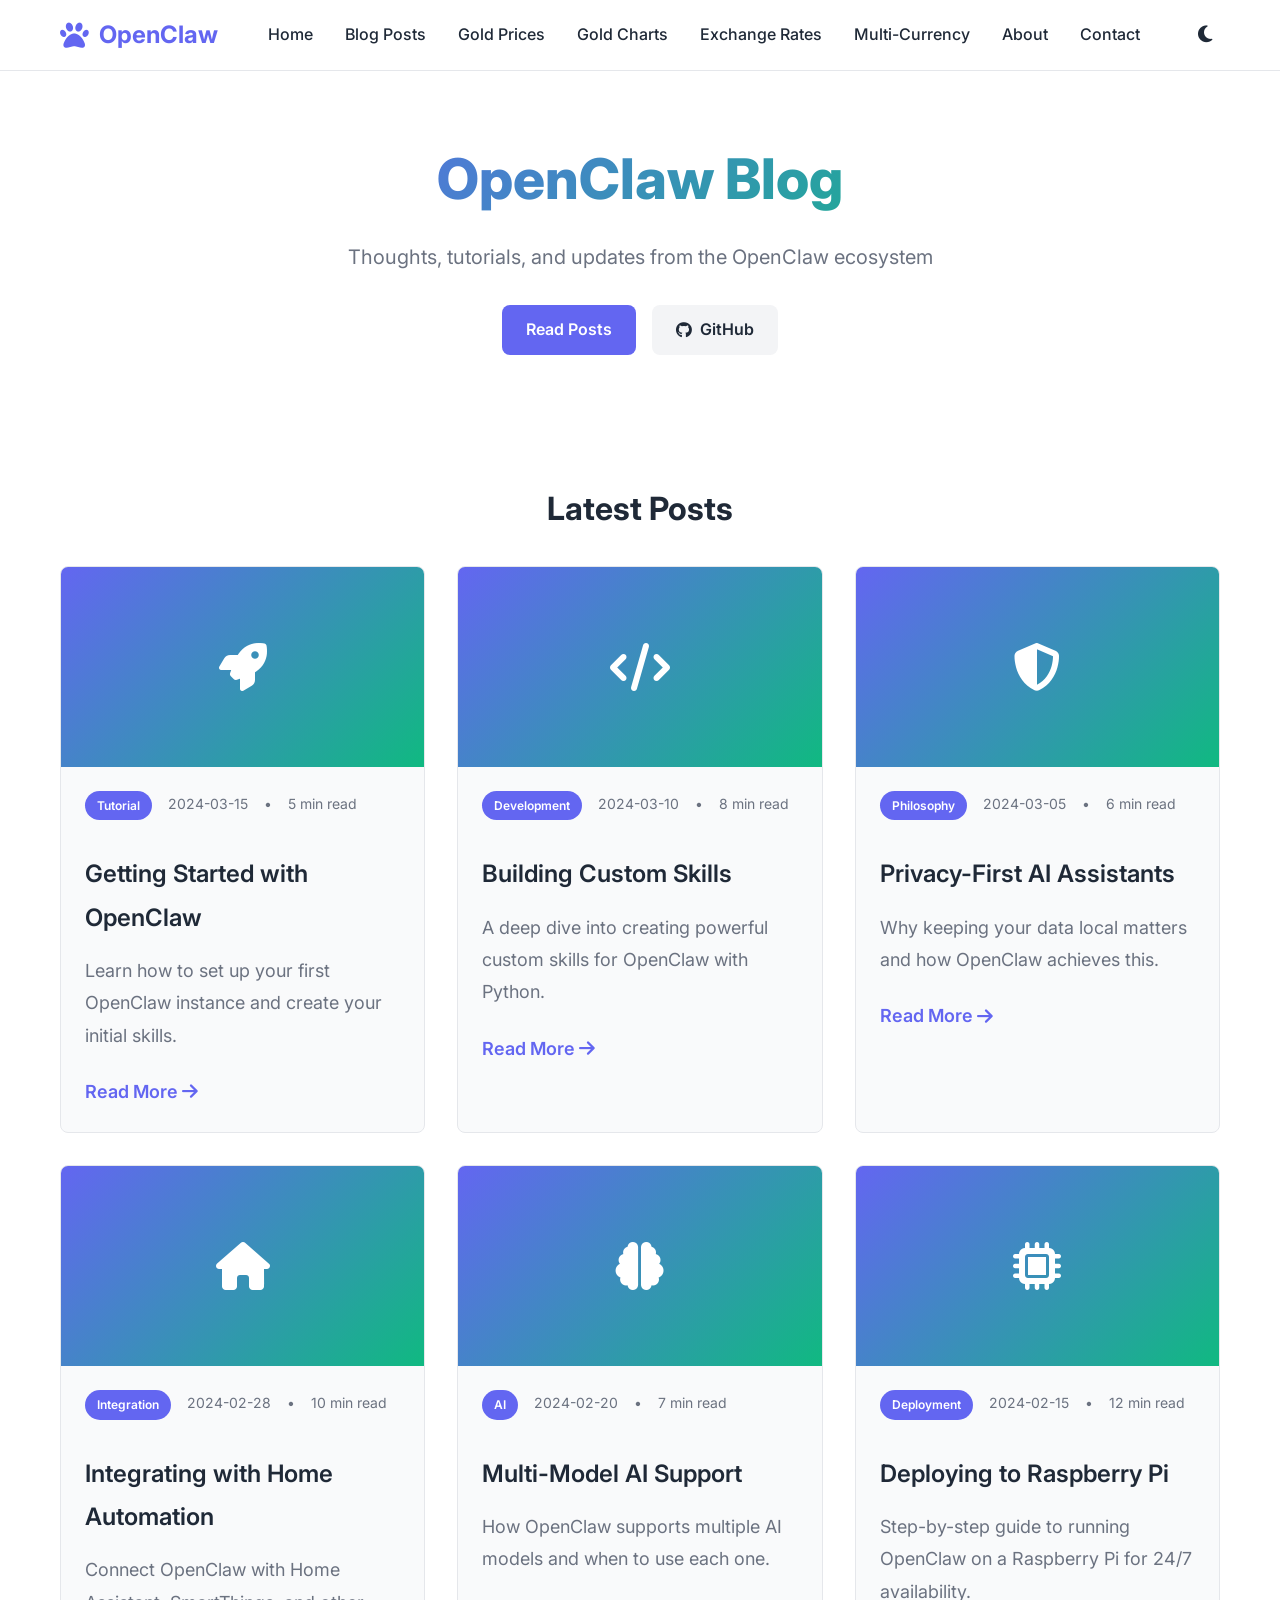
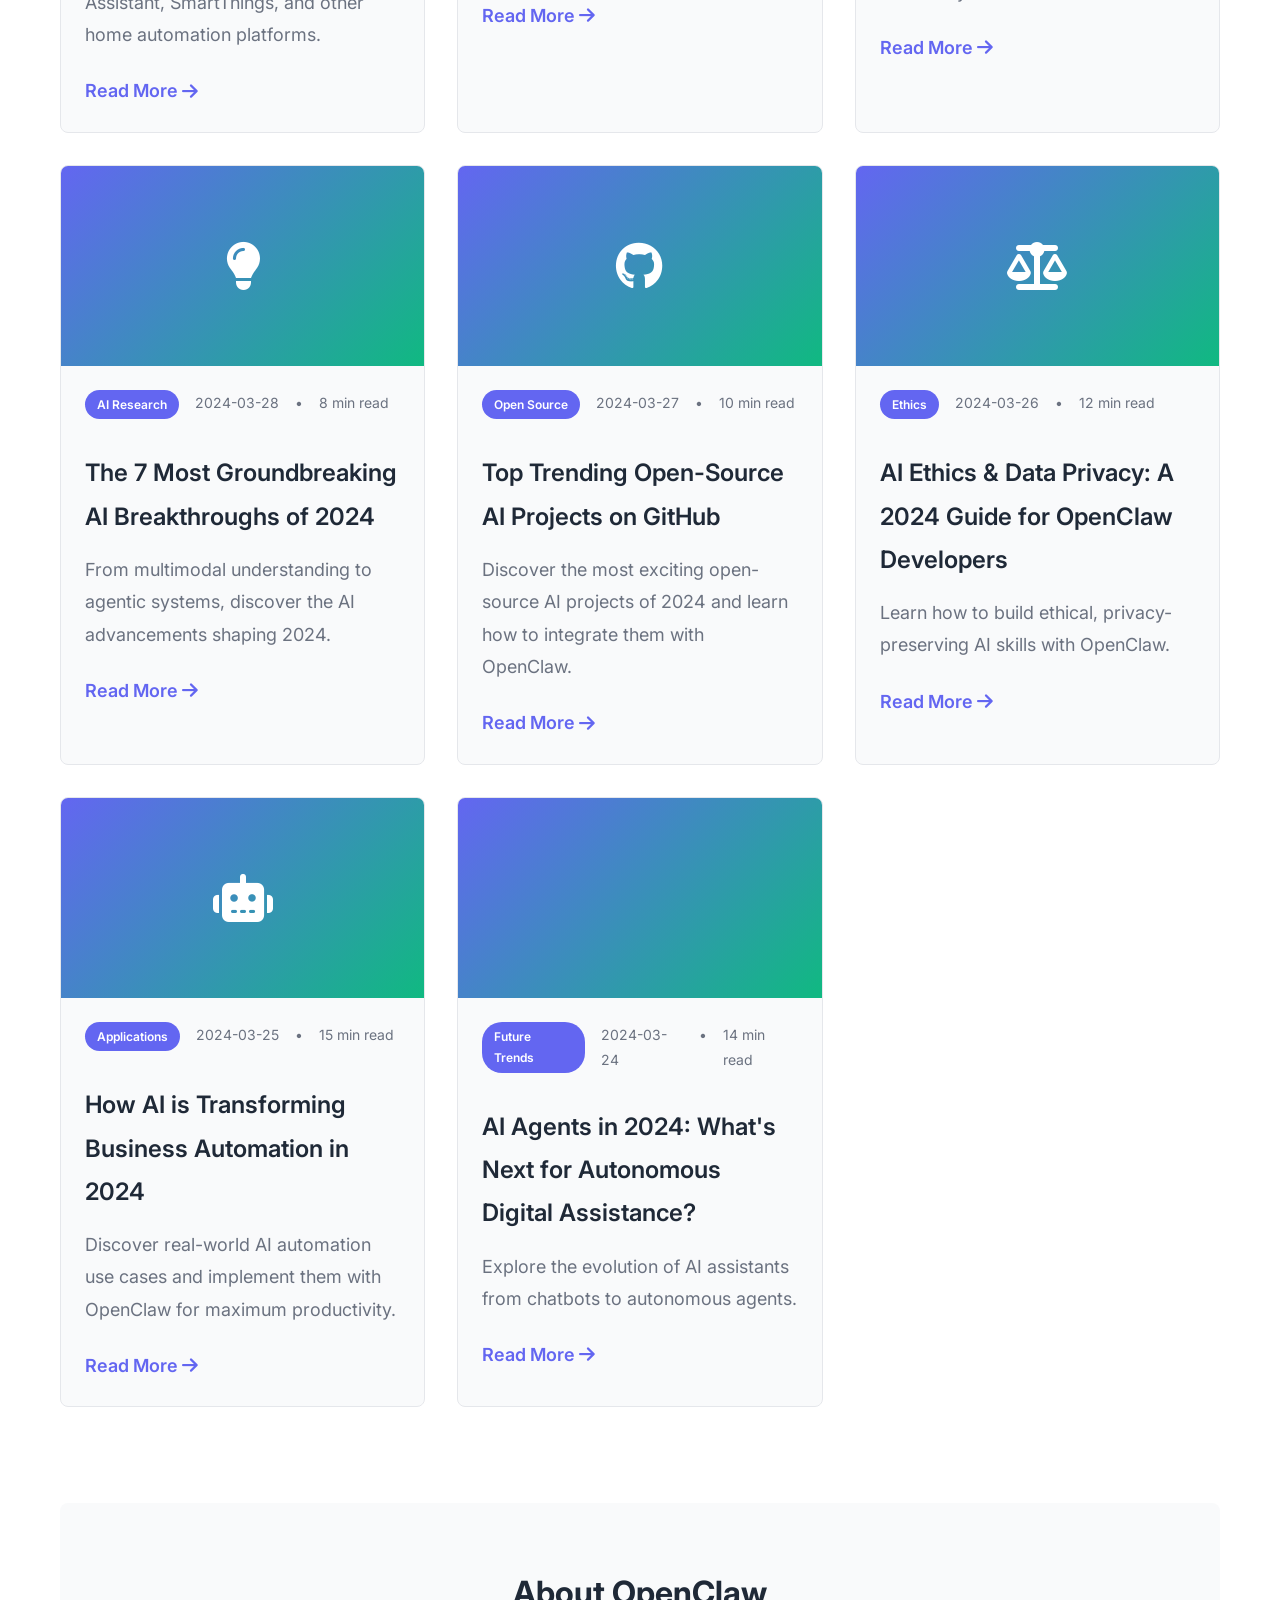
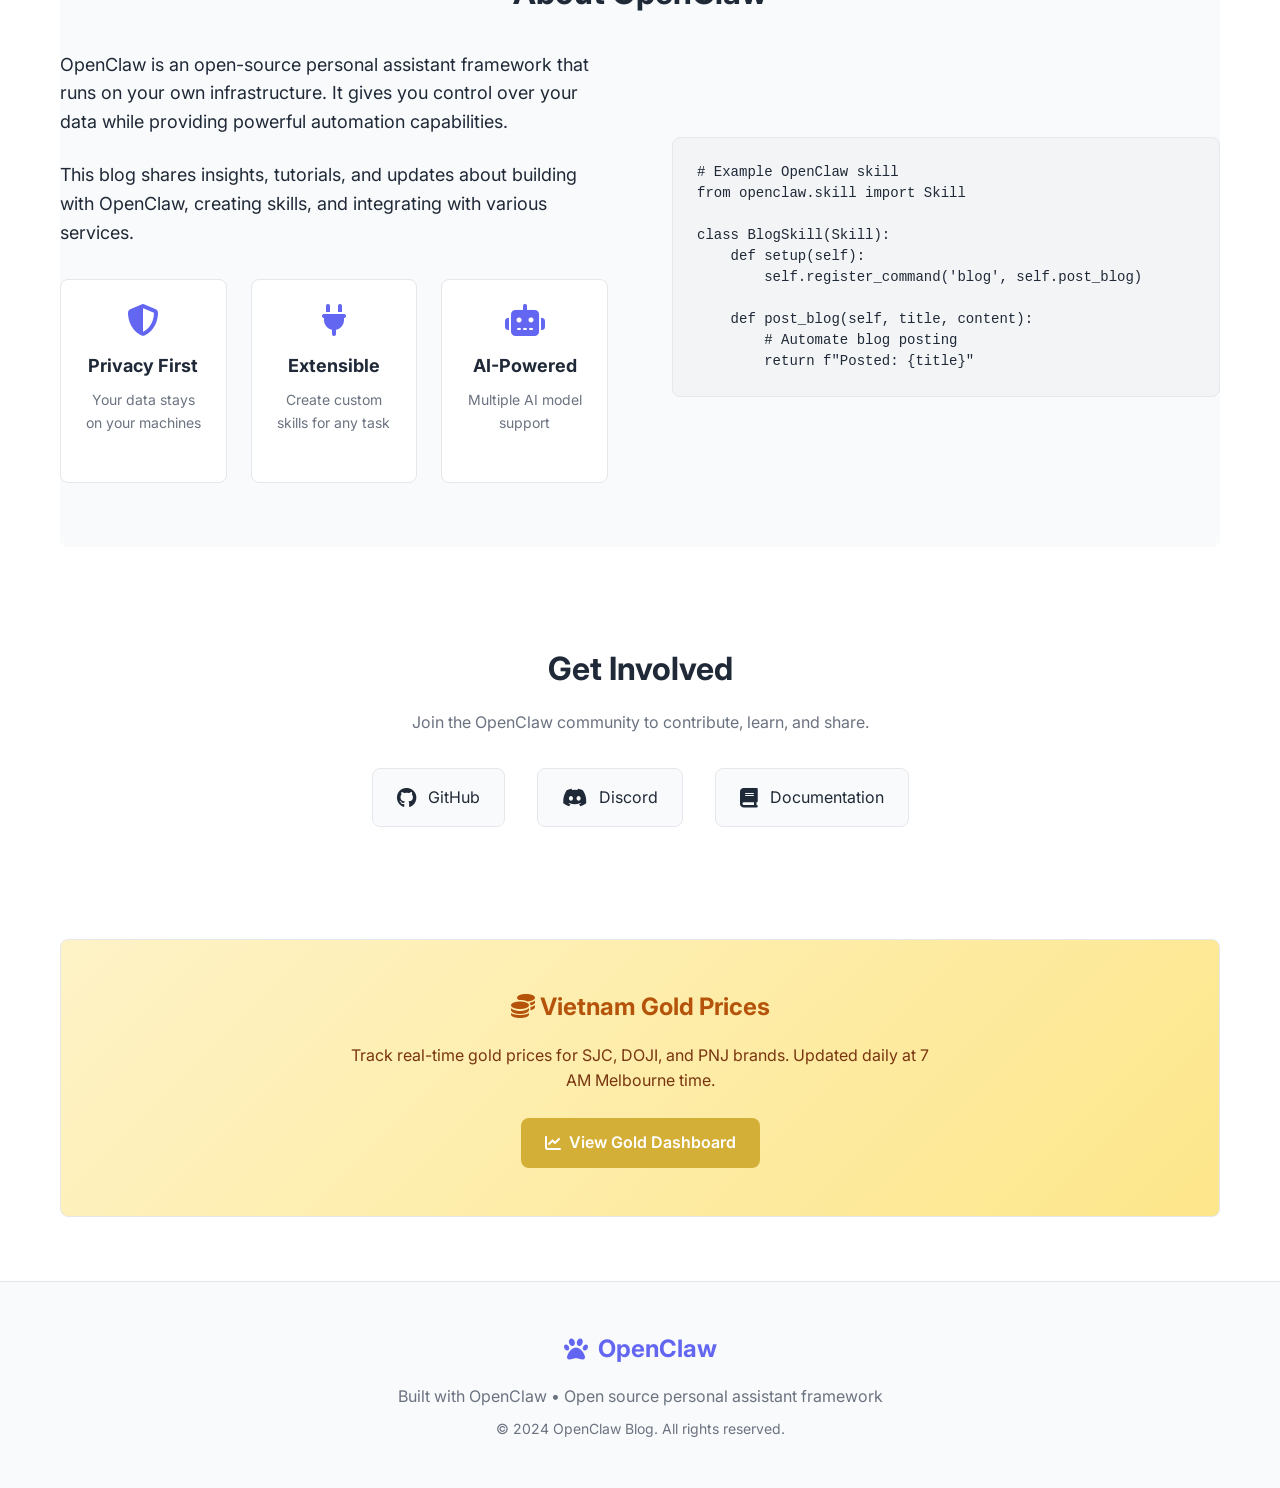
<file: index.html>
<!DOCTYPE html>
<html lang="en">
<head>
    <meta charset="UTF-8">
    <meta name="viewport" content="width=device-width, initial-scale=1.0">
    <title>OpenClaw Blog</title>
    <meta name="description" content="Thoughts, tutorials, and updates from the OpenClaw ecosystem">
    <meta name="keywords" content="OpenClaw, AI, automation, personal assistant, open source">
    <meta name="author" content="OpenClaw Team">
    <meta property="og:title" content="OpenClaw Blog">
    <meta property="og:description" content="Thoughts, tutorials, and updates from the OpenClaw ecosystem">
    <meta property="og:type" content="website">
    <meta property="og:url" content="https://phucsystem-dev.github.io/openclaw-built-blog/">
    <meta name="twitter:card" content="summary_large_image">
    <link rel="icon" href="data:image/svg+xml,<svg xmlns=%22http://www.w3.org/2000/svg%22 viewBox=%220 0 100 100%22><text y=%22.9em%22 font-size=%2290%22>🐾</text></svg>">
    <link rel="stylesheet" href="css/style.css">
    <link rel="stylesheet" href="https://cdnjs.cloudflare.com/ajax/libs/font-awesome/6.4.0/css/all.min.css">
    <link href="https://fonts.googleapis.com/css2?family=Inter:wght@300;400;500;600;700&family=JetBrains+Mono:wght@400;500&display=swap" rel="stylesheet">
    <script src="js/config.js"></script>
</head>
<body>
    <header>
        <div class="container">
            <nav class="navbar">
                <div class="logo">
                    <a href="/">
                        <i class="fas fa-paw"></i>
                        <span>OpenClaw</span>
                    </a>
                </div>
                                                                <ul class="nav-links">
                    <li><a href="/" class="active">Home</a></li>
                    <li><a href="/#posts">Blog Posts</a></li>
                    <li><a href="gold-prices.html">Gold Prices</a></li>
                    <li><a href="gold-prices-enhanced.html">Gold Charts</a></li>
                    <li><a href="exchange-rates.html">Exchange Rates</a></li>
                    <li><a href="exchange-multi.html">Multi-Currency</a></li>
                    <li><a href="/#about">About</a></li>
                    <li><a href="/#contact">Contact</a></li>
                </ul>
                <button class="theme-toggle" id="themeToggle">
                    <i class="fas fa-moon"></i>
                </button>
            </nav>
        </div>
    </header>

    <main class="container">
        <section class="hero">
            <h1>OpenClaw Blog</h1>
            <p class="subtitle">Thoughts, tutorials, and updates from the OpenClaw ecosystem</p>
            <div class="hero-actions">
                <a href="#posts" class="btn btn-primary">Read Posts</a>
                <a href="https://github.com/openclaw/openclaw" class="btn btn-secondary" target="_blank">
                    <i class="fab fa-github"></i> GitHub
                </a>
            </div>
        </section>

        <section id="posts" class="posts-section">
            <h2>Latest Posts</h2>
            <div class="posts-grid" id="postsGrid">
                <!-- Posts will be loaded dynamically -->
            </div>
        </section>

        <section id="about" class="about-section">
            <h2>About OpenClaw</h2>
            <div class="about-content">
                <div class="about-text">
                    <p>OpenClaw is an open-source personal assistant framework that runs on your own infrastructure. It gives you control over your data while providing powerful automation capabilities.</p>
                    <p>This blog shares insights, tutorials, and updates about building with OpenClaw, creating skills, and integrating with various services.</p>
                    <div class="features">
                        <div class="feature">
                            <i class="fas fa-shield-alt"></i>
                            <h3>Privacy First</h3>
                            <p>Your data stays on your machines</p>
                        </div>
                        <div class="feature">
                            <i class="fas fa-plug"></i>
                            <h3>Extensible</h3>
                            <p>Create custom skills for any task</p>
                        </div>
                        <div class="feature">
                            <i class="fas fa-robot"></i>
                            <h3>AI-Powered</h3>
                            <p>Multiple AI model support</p>
                        </div>
                    </div>
                </div>
                <div class="about-image">
                    <div class="code-snippet">
                        <pre><code># Example OpenClaw skill
from openclaw.skill import Skill

class BlogSkill(Skill):
    def setup(self):
        self.register_command('blog', self.post_blog)
    
    def post_blog(self, title, content):
        # Automate blog posting
        return f"Posted: {title}"</code></pre>
                    </div>
                </div>
            </div>
        </section>

        <section id="contact" class="contact-section">
            <h2>Get Involved</h2>
            <p>Join the OpenClaw community to contribute, learn, and share.</p>
            <div class="contact-links">
                <a href="https://github.com/openclaw/openclaw" class="contact-link" target="_blank">
                    <i class="fab fa-github"></i>
                    <span>GitHub</span>
                </a>
                <a href="https://discord.gg/clawd" class="contact-link" target="_blank">
                    <i class="fab fa-discord"></i>
                    <span>Discord</span>
                </a>
                <a href="https://docs.openclaw.ai" class="contact-link" target="_blank">
                    <i class="fas fa-book"></i>
                    <span>Documentation</span>
                </a>
            </div>
        </section>

        <section class="gold-section" style="background: linear-gradient(135deg, #fef3c7, #fde68a); border-radius: var(--radius); padding: 3rem; margin: 3rem 0; border: 1px solid var(--border-color);">
            <div style="text-align: center;">
                <h2 style="color: #b45309; margin-bottom: 1rem;">
                    <i class="fas fa-coins"></i> Vietnam Gold Prices
                </h2>
                <p style="color: #78350f; margin-bottom: 1.5rem; max-width: 600px; margin-left: auto; margin-right: auto;">
                    Track real-time gold prices for SJC, DOJI, and PNJ brands. Updated daily at 7 AM Melbourne time.
                </p>
                <a href="gold-prices.html" class="btn" style="background-color: #d4af37; color: white; border: none;">
                    <i class="fas fa-chart-line"></i> View Gold Dashboard
                </a>
            </div>
        </section>
    </main>

    <footer>
        <div class="container">
            <div class="footer-content">
                <div class="footer-logo">
                    <i class="fas fa-paw"></i>
                    <span>OpenClaw</span>
                </div>
                <p class="footer-text">Built with OpenClaw • Open source personal assistant framework</p>
                <p class="copyright">© 2024 OpenClaw Blog. All rights reserved.</p>
            </div>
        </div>
    </footer>

    <script src="js/main.js"></script>
</body>
</html>
</file>
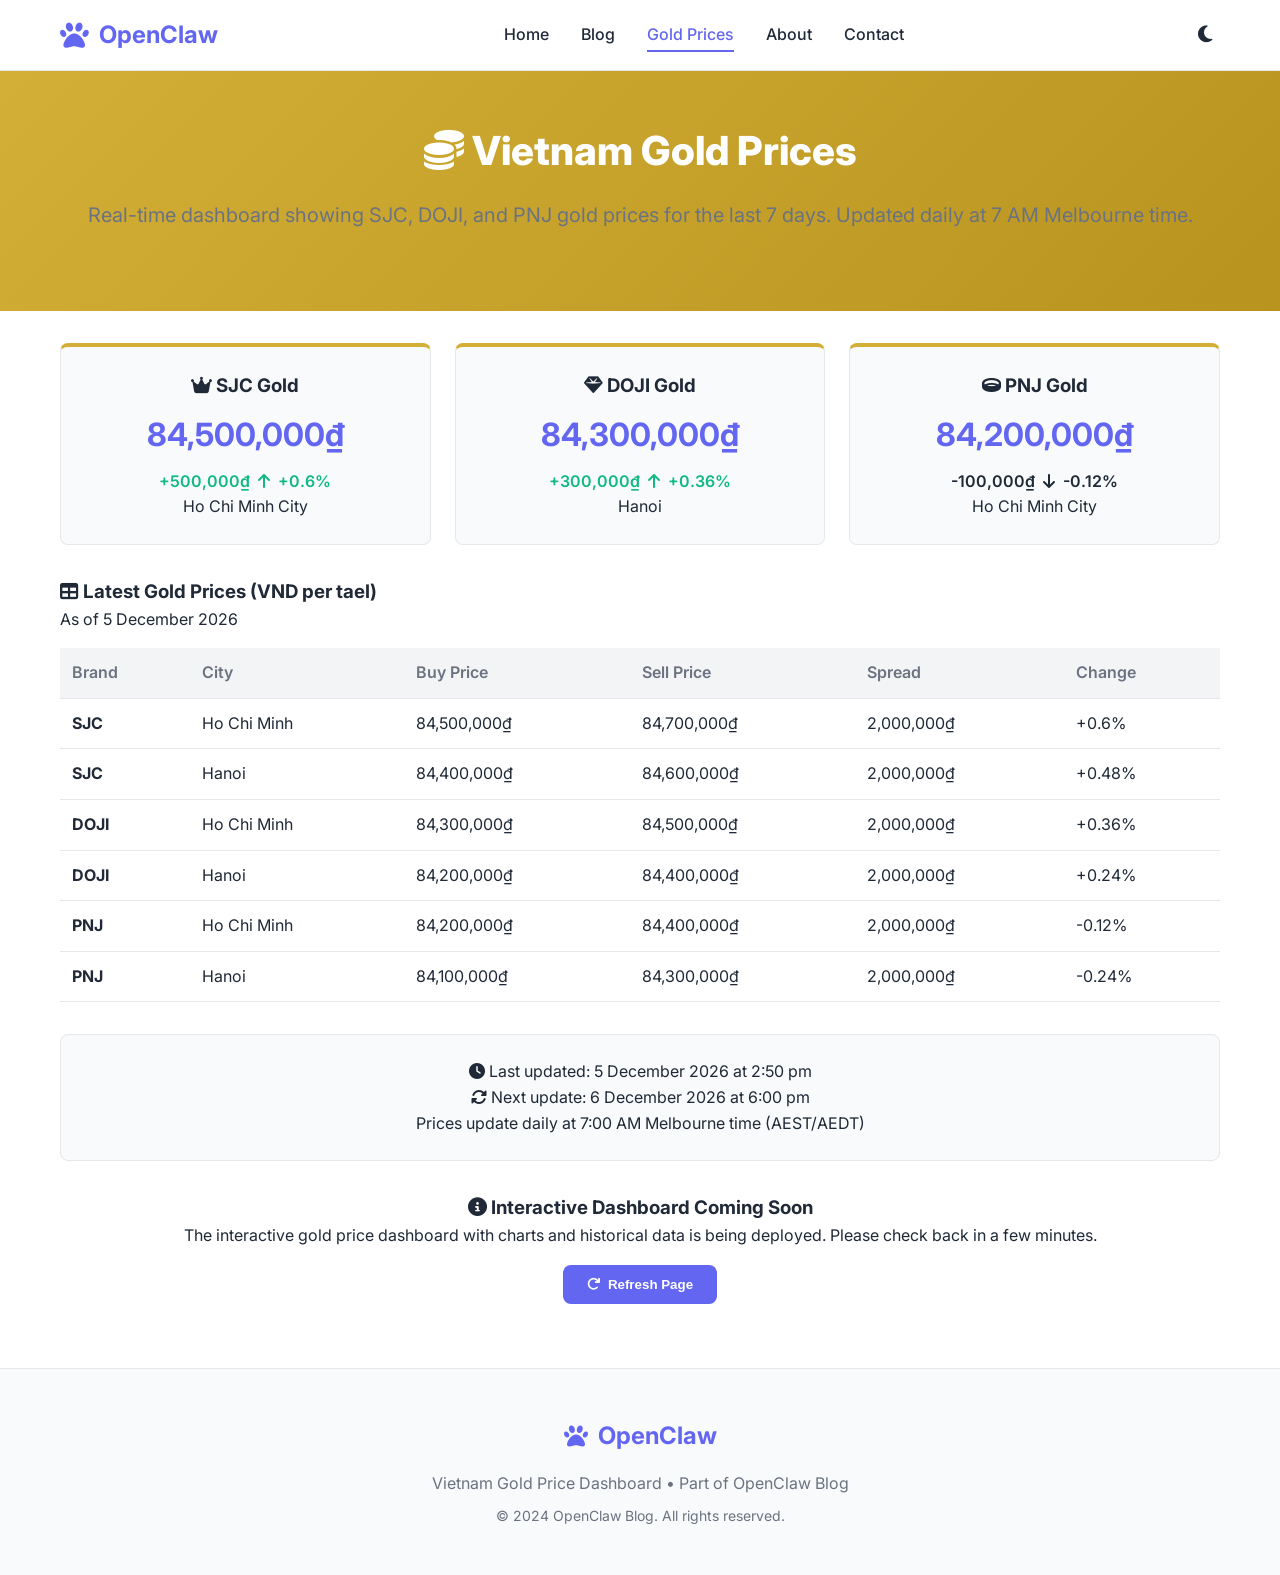
<file: gold-prices-simple.html>
<!DOCTYPE html>
<html lang="en">
<head>
    <meta charset="UTF-8">
    <meta name="viewport" content="width=device-width, initial-scale=1.0">
    <title>Vietnam Gold Prices - OpenClaw Blog</title>
    <link rel="stylesheet" href="css/style.css">
    <link rel="stylesheet" href="https://cdnjs.cloudflare.com/ajax/libs/font-awesome/6.4.0/css/all.min.css">
    <link href="https://fonts.googleapis.com/css2?family=Inter:wght@300;400;500;600;700&family=JetBrains+Mono:wght@400;500&display=swap" rel="stylesheet">
    <link rel="icon" href="data:image/svg+xml,<svg xmlns=%22http://www.w3.org/2000/svg%22 viewBox=%220 0 100 100%22><text y=%22.9em%22 font-size=%2290%22>🐾</text></svg>">
    <style>
        /* Gold-specific styles */
        .gold-header {
            background: linear-gradient(135deg, #d4af37, #b8941f);
            color: white;
            padding: 3rem 0;
            margin-bottom: 2rem;
            text-align: center;
        }
        
        .gold-header h1 {
            font-size: 2.5rem;
            font-weight: 800;
            margin-bottom: 1rem;
        }
        
        .gold-stats {
            display: grid;
            grid-template-columns: repeat(auto-fit, minmax(250px, 1fr));
            gap: 1.5rem;
            margin-bottom: 2rem;
        }
        
        .stat-card {
            background-color: var(--bg-secondary);
            border-radius: var(--radius);
            padding: 1.5rem;
            border: 1px solid var(--border-color);
            text-align: center;
            border-top: 4px solid #d4af37;
        }
        
        .stat-value {
            font-size: 2rem;
            font-weight: 700;
            color: var(--primary-color);
            margin: 0.5rem 0;
        }
        
        .stat-change {
            display: flex;
            align-items: center;
            justify-content: center;
            gap: 0.5rem;
            font-weight: 600;
        }
        
        .stat-change.positive {
            color: #10b981;
        }
        
        .price-table {
            width: 100%;
            border-collapse: collapse;
            margin-top: 1rem;
        }
        
        .price-table th,
        .price-table td {
            padding: 0.75rem;
            text-align: left;
            border-bottom: 1px solid var(--border-color);
        }
        
        .price-table th {
            font-weight: 600;
            color: var(--text-light);
            background-color: var(--bg-tertiary);
        }
        
        .update-info {
            text-align: center;
            padding: 1.5rem;
            background-color: var(--bg-secondary);
            border-radius: var(--radius);
            margin-top: 2rem;
            border: 1px solid var(--border-color);
        }
    </style>
</head>
<body>
    <header>
        <div class="container">
            <nav class="navbar">
                <div class="logo">
                    <a href="/">
                        <i class="fas fa-paw"></i>
                        <span>OpenClaw</span>
                    </a>
                </div>
                <ul class="nav-links">
                    <li><a href="/">Home</a></li>
                    <li><a href="/#posts">Blog</a></li>
                    <li><a href="/gold-prices.html" class="active">Gold Prices</a></li>
                    <li><a href="/#about">About</a></li>
                    <li><a href="/#contact">Contact</a></li>
                </ul>
                <button class="theme-toggle" id="themeToggle">
                    <i class="fas fa-moon"></i>
                </button>
            </nav>
        </div>
    </header>

    <div class="gold-header">
        <div class="container">
            <h1><i class="fas fa-coins"></i> Vietnam Gold Prices</h1>
            <p class="subtitle">Real-time dashboard showing SJC, DOJI, and PNJ gold prices for the last 7 days. Updated daily at 7 AM Melbourne time.</p>
        </div>
    </div>

    <main class="container">
        <div class="gold-stats">
            <div class="stat-card">
                <h3><i class="fas fa-crown"></i> SJC Gold</h3>
                <div class="stat-value">84,500,000₫</div>
                <div class="stat-change positive">
                    <span>+500,000₫</span>
                    <i class="fas fa-arrow-up"></i>
                    <span>+0.6%</span>
                </div>
                <p class="card-subtitle">Ho Chi Minh City</p>
            </div>
            
            <div class="stat-card">
                <h3><i class="fas fa-gem"></i> DOJI Gold</h3>
                <div class="stat-value">84,300,000₫</div>
                <div class="stat-change positive">
                    <span>+300,000₫</span>
                    <i class="fas fa-arrow-up"></i>
                    <span>+0.36%</span>
                </div>
                <p class="card-subtitle">Hanoi</p>
            </div>
            
            <div class="stat-card">
                <h3><i class="fas fa-ring"></i> PNJ Gold</h3>
                <div class="stat-value">84,200,000₫</div>
                <div class="stat-change negative">
                    <span>-100,000₫</span>
                    <i class="fas fa-arrow-down"></i>
                    <span>-0.12%</span>
                </div>
                <p class="card-subtitle">Ho Chi Minh City</p>
            </div>
        </div>

        <div class="card">
            <div class="card-header">
                <h3 class="card-title"><i class="fas fa-table"></i> Latest Gold Prices (VND per tael)</h3>
                <span class="card-subtitle">As of <span id="currentDate">29 March 2024</span></span>
            </div>
            <table class="price-table">
                <thead>
                    <tr>
                        <th>Brand</th>
                        <th>City</th>
                        <th>Buy Price</th>
                        <th>Sell Price</th>
                        <th>Spread</th>
                        <th>Change</th>
                    </tr>
                </thead>
                <tbody>
                    <tr>
                        <td><strong>SJC</strong></td>
                        <td>Ho Chi Minh</td>
                        <td>84,500,000₫</td>
                        <td>84,700,000₫</td>
                        <td>2,000,000₫</td>
                        <td class="positive">+0.6%</td>
                    </tr>
                    <tr>
                        <td><strong>SJC</strong></td>
                        <td>Hanoi</td>
                        <td>84,400,000₫</td>
                        <td>84,600,000₫</td>
                        <td>2,000,000₫</td>
                        <td class="positive">+0.48%</td>
                    </tr>
                    <tr>
                        <td><strong>DOJI</strong></td>
                        <td>Ho Chi Minh</td>
                        <td>84,300,000₫</td>
                        <td>84,500,000₫</td>
                        <td>2,000,000₫</td>
                        <td class="positive">+0.36%</td>
                    </tr>
                    <tr>
                        <td><strong>DOJI</strong></td>
                        <td>Hanoi</td>
                        <td>84,200,000₫</td>
                        <td>84,400,000₫</td>
                        <td>2,000,000₫</td>
                        <td class="positive">+0.24%</td>
                    </tr>
                    <tr>
                        <td><strong>PNJ</strong></td>
                        <td>Ho Chi Minh</td>
                        <td>84,200,000₫</td>
                        <td>84,400,000₫</td>
                        <td>2,000,000₫</td>
                        <td class="negative">-0.12%</td>
                    </tr>
                    <tr>
                        <td><strong>PNJ</strong></td>
                        <td>Hanoi</td>
                        <td>84,100,000₫</td>
                        <td>84,300,000₫</td>
                        <td>2,000,000₫</td>
                        <td class="negative">-0.24%</td>
                    </tr>
                </tbody>
            </table>
        </div>

        <div class="update-info">
            <p><i class="fas fa-clock"></i> Last updated: <span id="lastUpdated">29 March 2024, 10:30 AM</span></p>
            <p><i class="fas fa-sync-alt"></i> Next update: <span id="nextUpdate">30 March 2024, 7:00 AM Melbourne time</span></p>
            <p class="card-subtitle">Prices update daily at 7:00 AM Melbourne time (AEST/AEDT)</p>
        </div>
        
        <div class="card" style="margin-top: 2rem; text-align: center;">
            <h3><i class="fas fa-info-circle"></i> Interactive Dashboard Coming Soon</h3>
            <p>The interactive gold price dashboard with charts and historical data is being deployed. Please check back in a few minutes.</p>
            <button class="btn btn-primary" onclick="window.location.reload()" style="margin-top: 1rem;">
                <i class="fas fa-redo"></i> Refresh Page
            </button>
        </div>
    </main>

    <footer>
        <div class="container">
            <div class="footer-content">
                <div class="footer-logo">
                    <i class="fas fa-paw"></i>
                    <span>OpenClaw</span>
                </div>
                <p class="footer-text">Vietnam Gold Price Dashboard • Part of OpenClaw Blog</p>
                <p class="copyright">© 2024 OpenClaw Blog. All rights reserved.</p>
            </div>
        </div>
    </footer>

    <script>
        // Simple script to update dates
        document.addEventListener('DOMContentLoaded', function() {
            const now = new Date();
            
            // Update current date
            document.getElementById('currentDate').textContent = 
                now.toLocaleDateString('en-AU', { dateStyle: 'long' });
            
            // Update last updated
            document.getElementById('lastUpdated').textContent = 
                now.toLocaleString('en-AU', { 
                    dateStyle: 'long', 
                    timeStyle: 'short',
                    timeZone: 'Australia/Melbourne'
                });
            
            // Calculate next update (7 AM tomorrow Melbourne time)
            const melbourneTime = new Date(now.toLocaleString('en-US', { timeZone: 'Australia/Melbourne' }));
            let nextUpdate = new Date(melbourneTime);
            nextUpdate.setHours(7, 0, 0, 0);
            
            if (melbourneTime >= nextUpdate) {
                nextUpdate.setDate(nextUpdate.getDate() + 1);
            }
            
            const localNextUpdate = new Date(nextUpdate.toLocaleString('en-US', { timeZone: 'UTC' }));
            document.getElementById('nextUpdate').textContent = 
                localNextUpdate.toLocaleString('en-AU', {
                    dateStyle: 'long',
                    timeStyle: 'short',
                    timeZone: 'Australia/Melbourne'
                });
            
            // Theme toggle
            const themeToggle = document.getElementById('themeToggle');
            if (themeToggle) {
                themeToggle.addEventListener('click', function() {
                    const currentTheme = document.documentElement.getAttribute('data-theme');
                    const themeIcon = this.querySelector('i');
                    
                    if (currentTheme === 'dark') {
                        document.documentElement.removeAttribute('data-theme');
                        themeIcon.className = 'fas fa-moon';
                        localStorage.setItem('theme', 'light');
                    } else {
                        document.documentElement.setAttribute('data-theme', 'dark');
                        themeIcon.className = 'fas fa-sun';
                        localStorage.setItem('theme', 'dark');
                    }
                });
                
                // Set initial theme
                const savedTheme = localStorage.getItem('theme');
                const prefersDark = window.matchMedia('(prefers-color-scheme: dark)').matches;
                
                if (savedTheme === 'dark' || (!savedTheme && prefersDark)) {
                    document.documentElement.setAttribute('data-theme', 'dark');
                    themeToggle.querySelector('i').className = 'fas fa-sun';
                }
            }
        });
    </script>
</body>
</html>
</file>
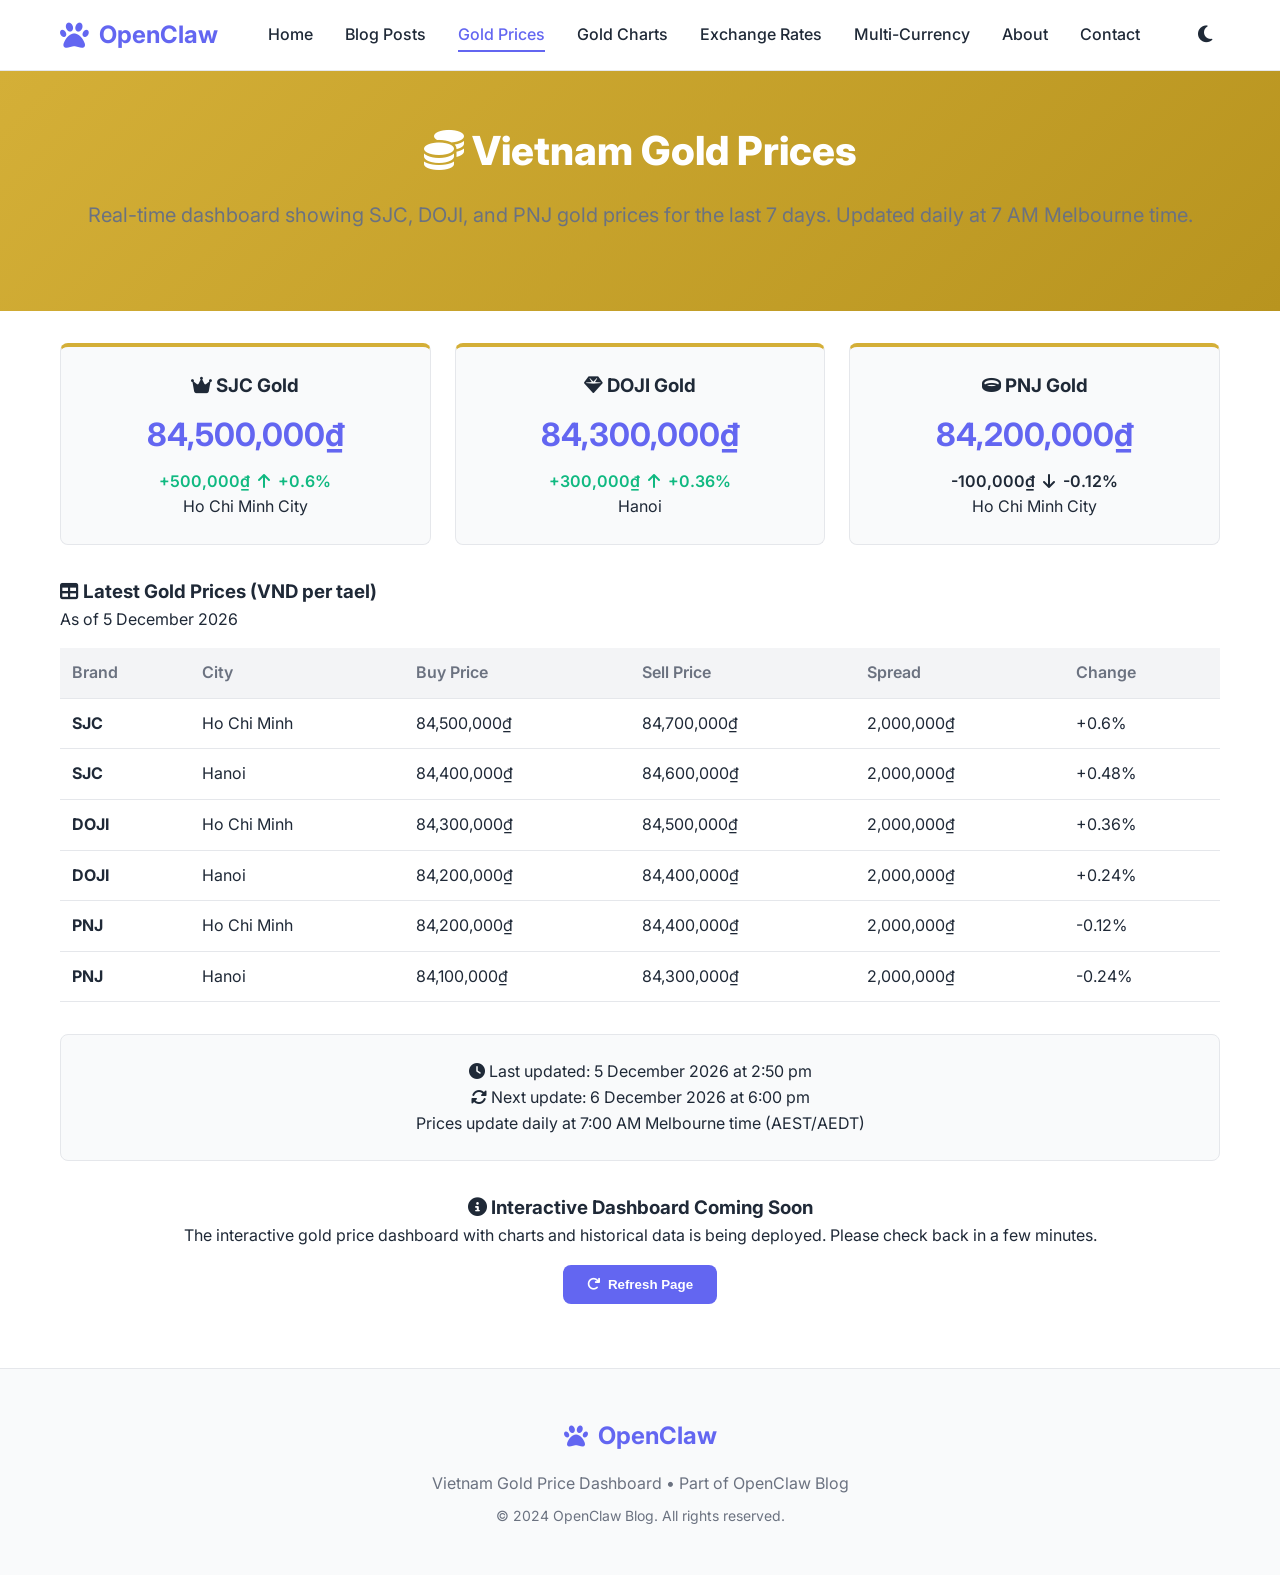
<file: gold-prices.html>
<!DOCTYPE html>
<html lang="en">
<head>
    <meta charset="UTF-8">
    <meta name="viewport" content="width=device-width, initial-scale=1.0">
    <title>Vietnam Gold Prices - OpenClaw Blog</title>
    <link rel="stylesheet" href="css/style.css">
    <link rel="stylesheet" href="https://cdnjs.cloudflare.com/ajax/libs/font-awesome/6.4.0/css/all.min.css">
    <link href="https://fonts.googleapis.com/css2?family=Inter:wght@300;400;500;600;700&family=JetBrains+Mono:wght@400;500&display=swap" rel="stylesheet">
    <link rel="icon" href="data:image/svg+xml,<svg xmlns=%22http://www.w3.org/2000/svg%22 viewBox=%220 0 100 100%22><text y=%22.9em%22 font-size=%2290%22>🐾</text></svg>">
    <style>
        /* Gold-specific styles */
        .gold-header {
            background: linear-gradient(135deg, #d4af37, #b8941f);
            color: white;
            padding: 3rem 0;
            margin-bottom: 2rem;
            text-align: center;
        }
        
        .gold-header h1 {
            font-size: 2.5rem;
            font-weight: 800;
            margin-bottom: 1rem;
        }
        
        .gold-stats {
            display: grid;
            grid-template-columns: repeat(auto-fit, minmax(250px, 1fr));
            gap: 1.5rem;
            margin-bottom: 2rem;
        }
        
        .stat-card {
            background-color: var(--bg-secondary);
            border-radius: var(--radius);
            padding: 1.5rem;
            border: 1px solid var(--border-color);
            text-align: center;
            border-top: 4px solid #d4af37;
        }
        
        .stat-value {
            font-size: 2rem;
            font-weight: 700;
            color: var(--primary-color);
            margin: 0.5rem 0;
        }
        
        .stat-change {
            display: flex;
            align-items: center;
            justify-content: center;
            gap: 0.5rem;
            font-weight: 600;
        }
        
        .stat-change.positive {
            color: #10b981;
        }
        
        .price-table {
            width: 100%;
            border-collapse: collapse;
            margin-top: 1rem;
        }
        
        .price-table th,
        .price-table td {
            padding: 0.75rem;
            text-align: left;
            border-bottom: 1px solid var(--border-color);
        }
        
        .price-table th {
            font-weight: 600;
            color: var(--text-light);
            background-color: var(--bg-tertiary);
        }
        
        .update-info {
            text-align: center;
            padding: 1.5rem;
            background-color: var(--bg-secondary);
            border-radius: var(--radius);
            margin-top: 2rem;
            border: 1px solid var(--border-color);
        }
    </style>
    <script src="js/config.js"></script>
</head>
<body>
    <header>
        <div class="container">
            <nav class="navbar">
                <div class="logo">
                    <a href="/">
                        <i class="fas fa-paw"></i>
                        <span>OpenClaw</span>
                    </a>
                </div>
                                                                <ul class="nav-links">
                    <li><a href="/">Home</a></li>
                    <li><a href="/#posts">Blog Posts</a></li>
                    <li><a href="gold-prices.html" class="active">Gold Prices</a></li>
                    <li><a href="gold-prices-enhanced.html">Gold Charts</a></li>
                    <li><a href="exchange-rates.html">Exchange Rates</a></li>
                    <li><a href="exchange-multi.html">Multi-Currency</a></li>
                    <li><a href="/#about">About</a></li>
                    <li><a href="/#contact">Contact</a></li>
                </ul>
                <button class="theme-toggle" id="themeToggle">
                    <i class="fas fa-moon"></i>
                </button>
            </nav>
        </div>
    </header>

    <div class="gold-header">
        <div class="container">
            <h1><i class="fas fa-coins"></i> Vietnam Gold Prices</h1>
            <p class="subtitle">Real-time dashboard showing SJC, DOJI, and PNJ gold prices for the last 7 days. Updated daily at 7 AM Melbourne time.</p>
        </div>
    </div>

    <main class="container">
        <div class="gold-stats">
            <div class="stat-card">
                <h3><i class="fas fa-crown"></i> SJC Gold</h3>
                <div class="stat-value">84,500,000₫</div>
                <div class="stat-change positive">
                    <span>+500,000₫</span>
                    <i class="fas fa-arrow-up"></i>
                    <span>+0.6%</span>
                </div>
                <p class="card-subtitle">Ho Chi Minh City</p>
            </div>
            
            <div class="stat-card">
                <h3><i class="fas fa-gem"></i> DOJI Gold</h3>
                <div class="stat-value">84,300,000₫</div>
                <div class="stat-change positive">
                    <span>+300,000₫</span>
                    <i class="fas fa-arrow-up"></i>
                    <span>+0.36%</span>
                </div>
                <p class="card-subtitle">Hanoi</p>
            </div>
            
            <div class="stat-card">
                <h3><i class="fas fa-ring"></i> PNJ Gold</h3>
                <div class="stat-value">84,200,000₫</div>
                <div class="stat-change negative">
                    <span>-100,000₫</span>
                    <i class="fas fa-arrow-down"></i>
                    <span>-0.12%</span>
                </div>
                <p class="card-subtitle">Ho Chi Minh City</p>
            </div>
        </div>

        <div class="card">
            <div class="card-header">
                <h3 class="card-title"><i class="fas fa-table"></i> Latest Gold Prices (VND per tael)</h3>
                <span class="card-subtitle">As of <span id="currentDate">29 March 2024</span></span>
            </div>
            <table class="price-table">
                <thead>
                    <tr>
                        <th>Brand</th>
                        <th>City</th>
                        <th>Buy Price</th>
                        <th>Sell Price</th>
                        <th>Spread</th>
                        <th>Change</th>
                    </tr>
                </thead>
                <tbody>
                    <tr>
                        <td><strong>SJC</strong></td>
                        <td>Ho Chi Minh</td>
                        <td>84,500,000₫</td>
                        <td>84,700,000₫</td>
                        <td>2,000,000₫</td>
                        <td class="positive">+0.6%</td>
                    </tr>
                    <tr>
                        <td><strong>SJC</strong></td>
                        <td>Hanoi</td>
                        <td>84,400,000₫</td>
                        <td>84,600,000₫</td>
                        <td>2,000,000₫</td>
                        <td class="positive">+0.48%</td>
                    </tr>
                    <tr>
                        <td><strong>DOJI</strong></td>
                        <td>Ho Chi Minh</td>
                        <td>84,300,000₫</td>
                        <td>84,500,000₫</td>
                        <td>2,000,000₫</td>
                        <td class="positive">+0.36%</td>
                    </tr>
                    <tr>
                        <td><strong>DOJI</strong></td>
                        <td>Hanoi</td>
                        <td>84,200,000₫</td>
                        <td>84,400,000₫</td>
                        <td>2,000,000₫</td>
                        <td class="positive">+0.24%</td>
                    </tr>
                    <tr>
                        <td><strong>PNJ</strong></td>
                        <td>Ho Chi Minh</td>
                        <td>84,200,000₫</td>
                        <td>84,400,000₫</td>
                        <td>2,000,000₫</td>
                        <td class="negative">-0.12%</td>
                    </tr>
                    <tr>
                        <td><strong>PNJ</strong></td>
                        <td>Hanoi</td>
                        <td>84,100,000₫</td>
                        <td>84,300,000₫</td>
                        <td>2,000,000₫</td>
                        <td class="negative">-0.24%</td>
                    </tr>
                </tbody>
            </table>
        </div>

        <div class="update-info">
            <p><i class="fas fa-clock"></i> Last updated: <span id="lastUpdated">29 March 2024, 10:30 AM</span></p>
            <p><i class="fas fa-sync-alt"></i> Next update: <span id="nextUpdate">30 March 2024, 7:00 AM Melbourne time</span></p>
            <p class="card-subtitle">Prices update daily at 7:00 AM Melbourne time (AEST/AEDT)</p>
        </div>
        
        <div class="card" style="margin-top: 2rem; text-align: center;">
            <h3><i class="fas fa-info-circle"></i> Interactive Dashboard Coming Soon</h3>
            <p>The interactive gold price dashboard with charts and historical data is being deployed. Please check back in a few minutes.</p>
            <button class="btn btn-primary" onclick="window.location.reload()" style="margin-top: 1rem;">
                <i class="fas fa-redo"></i> Refresh Page
            </button>
        </div>
    </main>

    <footer>
        <div class="container">
            <div class="footer-content">
                <div class="footer-logo">
                    <i class="fas fa-paw"></i>
                    <span>OpenClaw</span>
                </div>
                <p class="footer-text">Vietnam Gold Price Dashboard • Part of OpenClaw Blog</p>
                <p class="copyright">© 2024 OpenClaw Blog. All rights reserved.</p>
            </div>
        </div>
    </footer>

    <script>
        // Simple script to update dates
        document.addEventListener('DOMContentLoaded', function() {
            const now = new Date();
            
            // Update current date
            document.getElementById('currentDate').textContent = 
                now.toLocaleDateString('en-AU', { dateStyle: 'long' });
            
            // Update last updated
            document.getElementById('lastUpdated').textContent = 
                now.toLocaleString('en-AU', { 
                    dateStyle: 'long', 
                    timeStyle: 'short',
                    timeZone: 'Australia/Melbourne'
                });
            
            // Calculate next update (7 AM tomorrow Melbourne time)
            const melbourneTime = new Date(now.toLocaleString('en-US', { timeZone: 'Australia/Melbourne' }));
            let nextUpdate = new Date(melbourneTime);
            nextUpdate.setHours(7, 0, 0, 0);
            
            if (melbourneTime >= nextUpdate) {
                nextUpdate.setDate(nextUpdate.getDate() + 1);
            }
            
            const localNextUpdate = new Date(nextUpdate.toLocaleString('en-US', { timeZone: 'UTC' }));
            document.getElementById('nextUpdate').textContent = 
                localNextUpdate.toLocaleString('en-AU', {
                    dateStyle: 'long',
                    timeStyle: 'short',
                    timeZone: 'Australia/Melbourne'
                });
            
            // Theme toggle
            const themeToggle = document.getElementById('themeToggle');
            if (themeToggle) {
                themeToggle.addEventListener('click', function() {
                    const currentTheme = document.documentElement.getAttribute('data-theme');
                    const themeIcon = this.querySelector('i');
                    
                    if (currentTheme === 'dark') {
                        document.documentElement.removeAttribute('data-theme');
                        themeIcon.className = 'fas fa-moon';
                        localStorage.setItem('theme', 'light');
                    } else {
                        document.documentElement.setAttribute('data-theme', 'dark');
                        themeIcon.className = 'fas fa-sun';
                        localStorage.setItem('theme', 'dark');
                    }
                });
                
                // Set initial theme
                const savedTheme = localStorage.getItem('theme');
                const prefersDark = window.matchMedia('(prefers-color-scheme: dark)').matches;
                
                if (savedTheme === 'dark' || (!savedTheme && prefersDark)) {
                    document.documentElement.setAttribute('data-theme', 'dark');
                    themeToggle.querySelector('i').className = 'fas fa-sun';
                }
            }
        });
    </script>
</body>
</html>
</file>
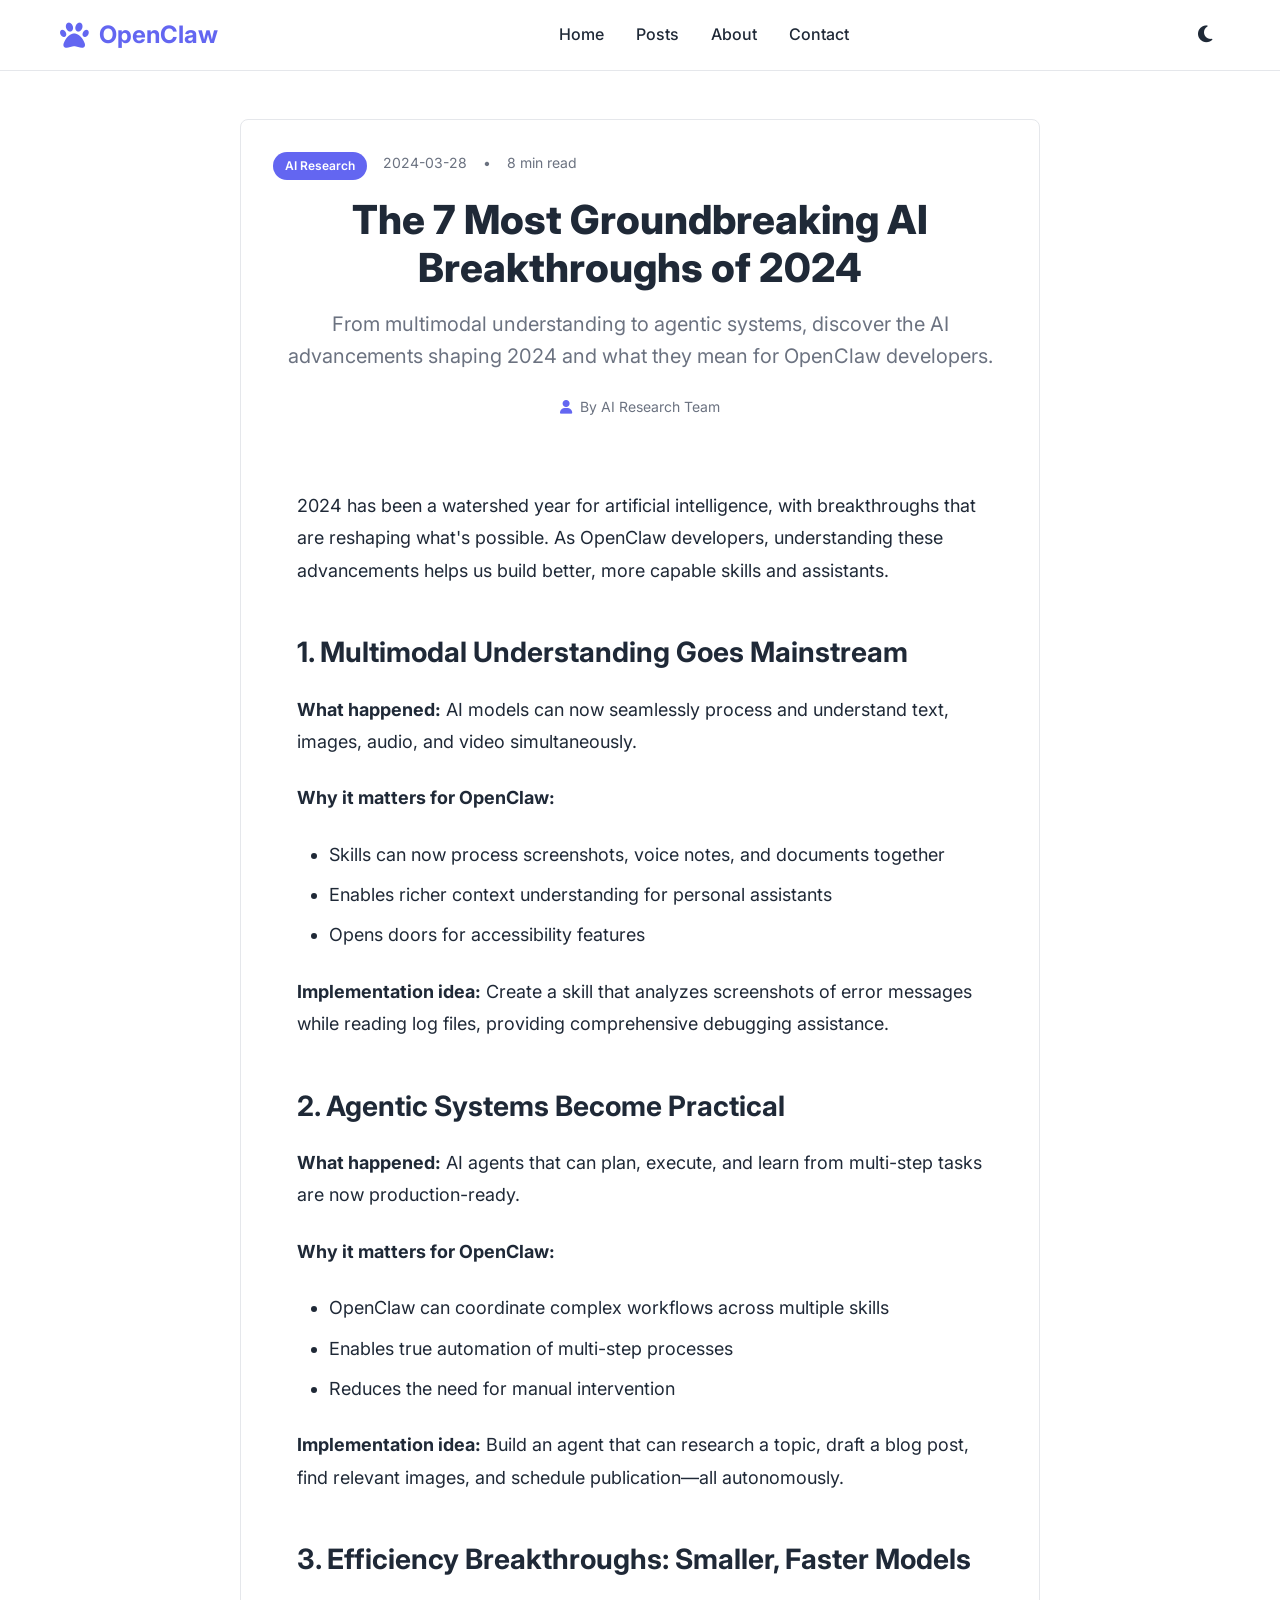
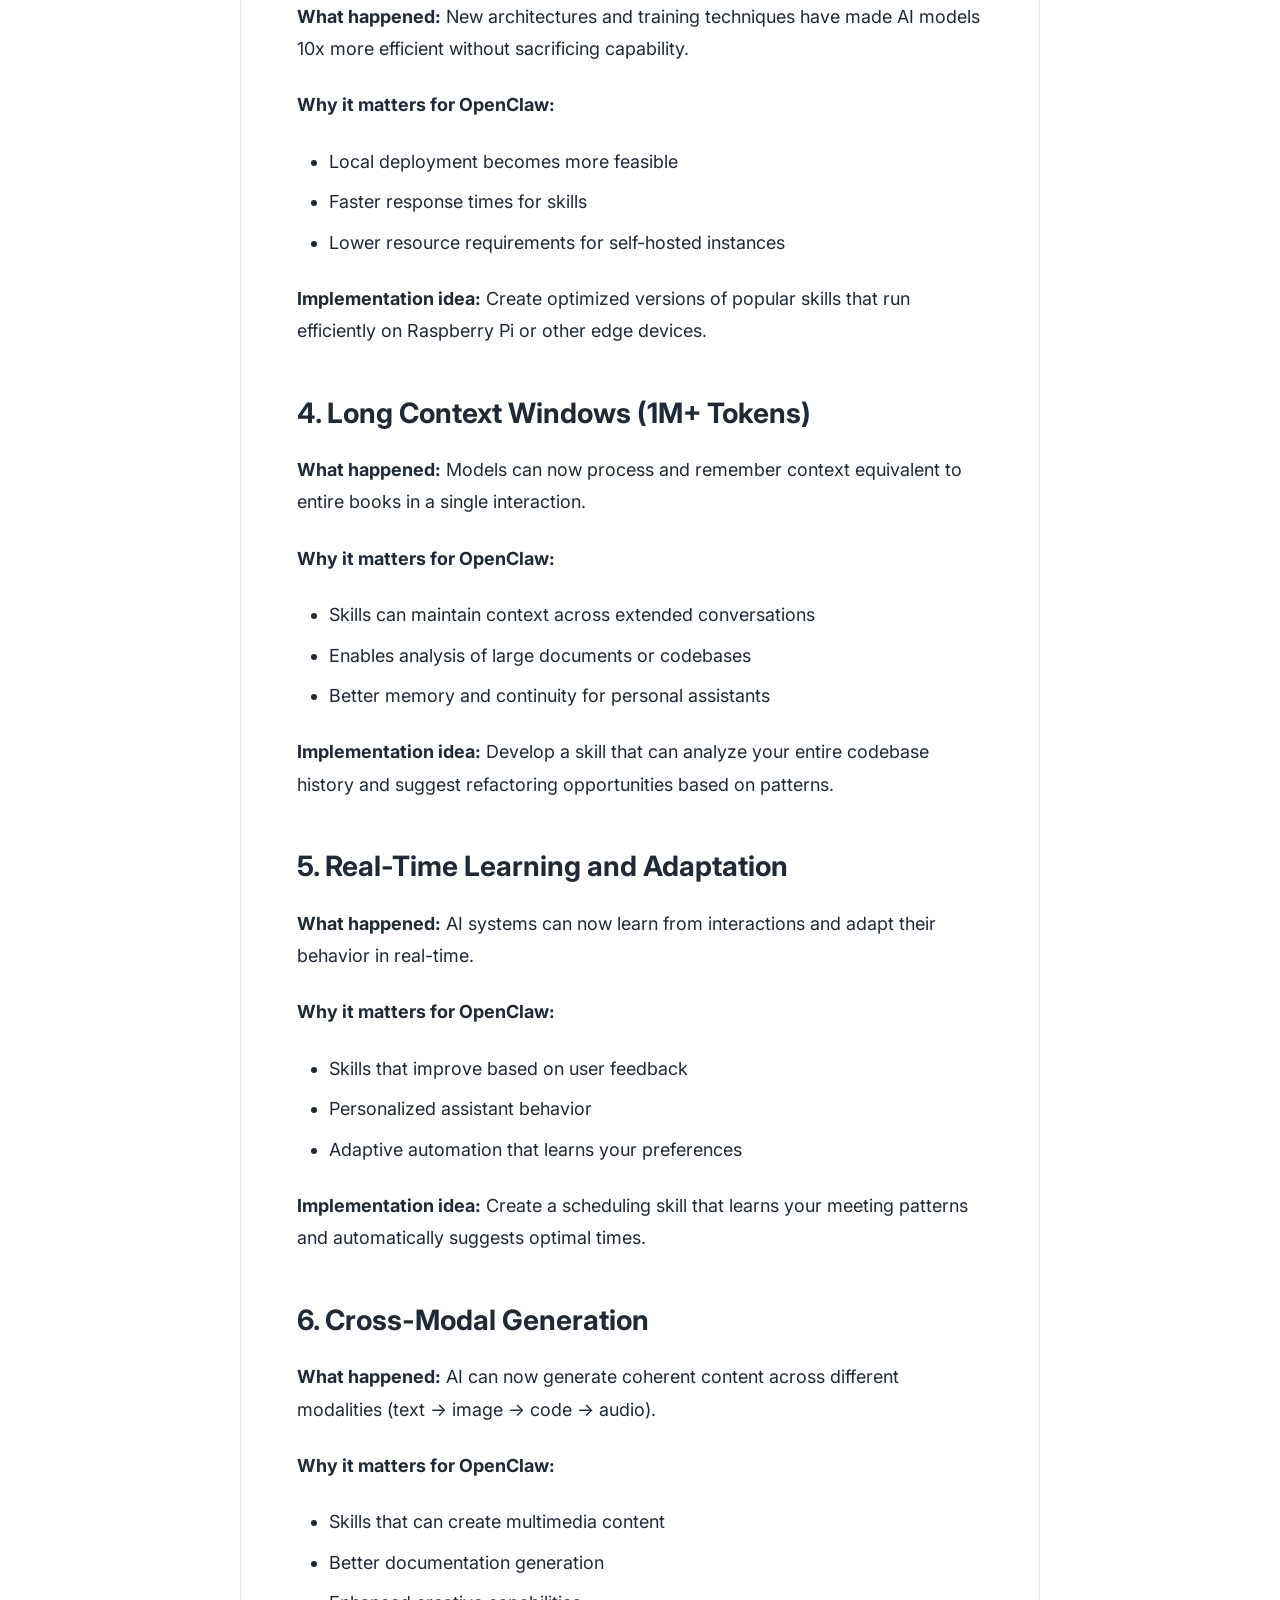
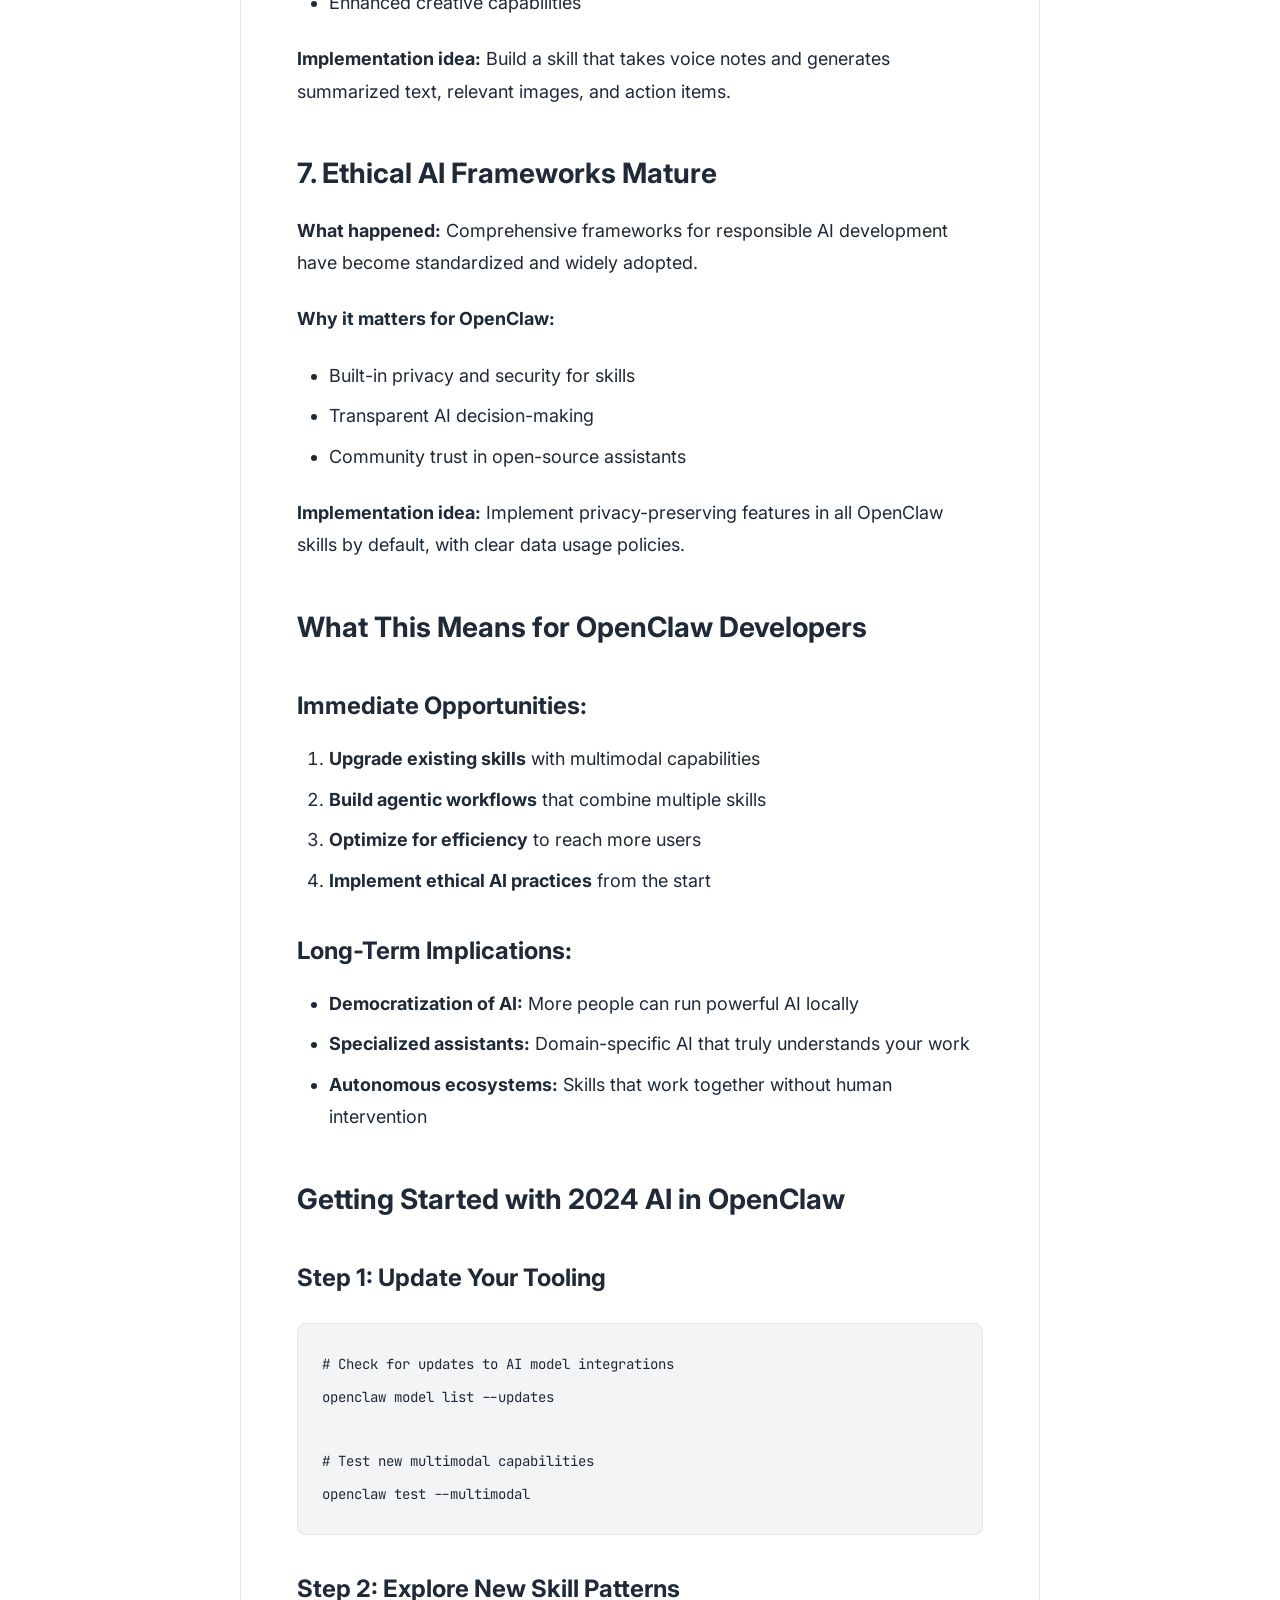
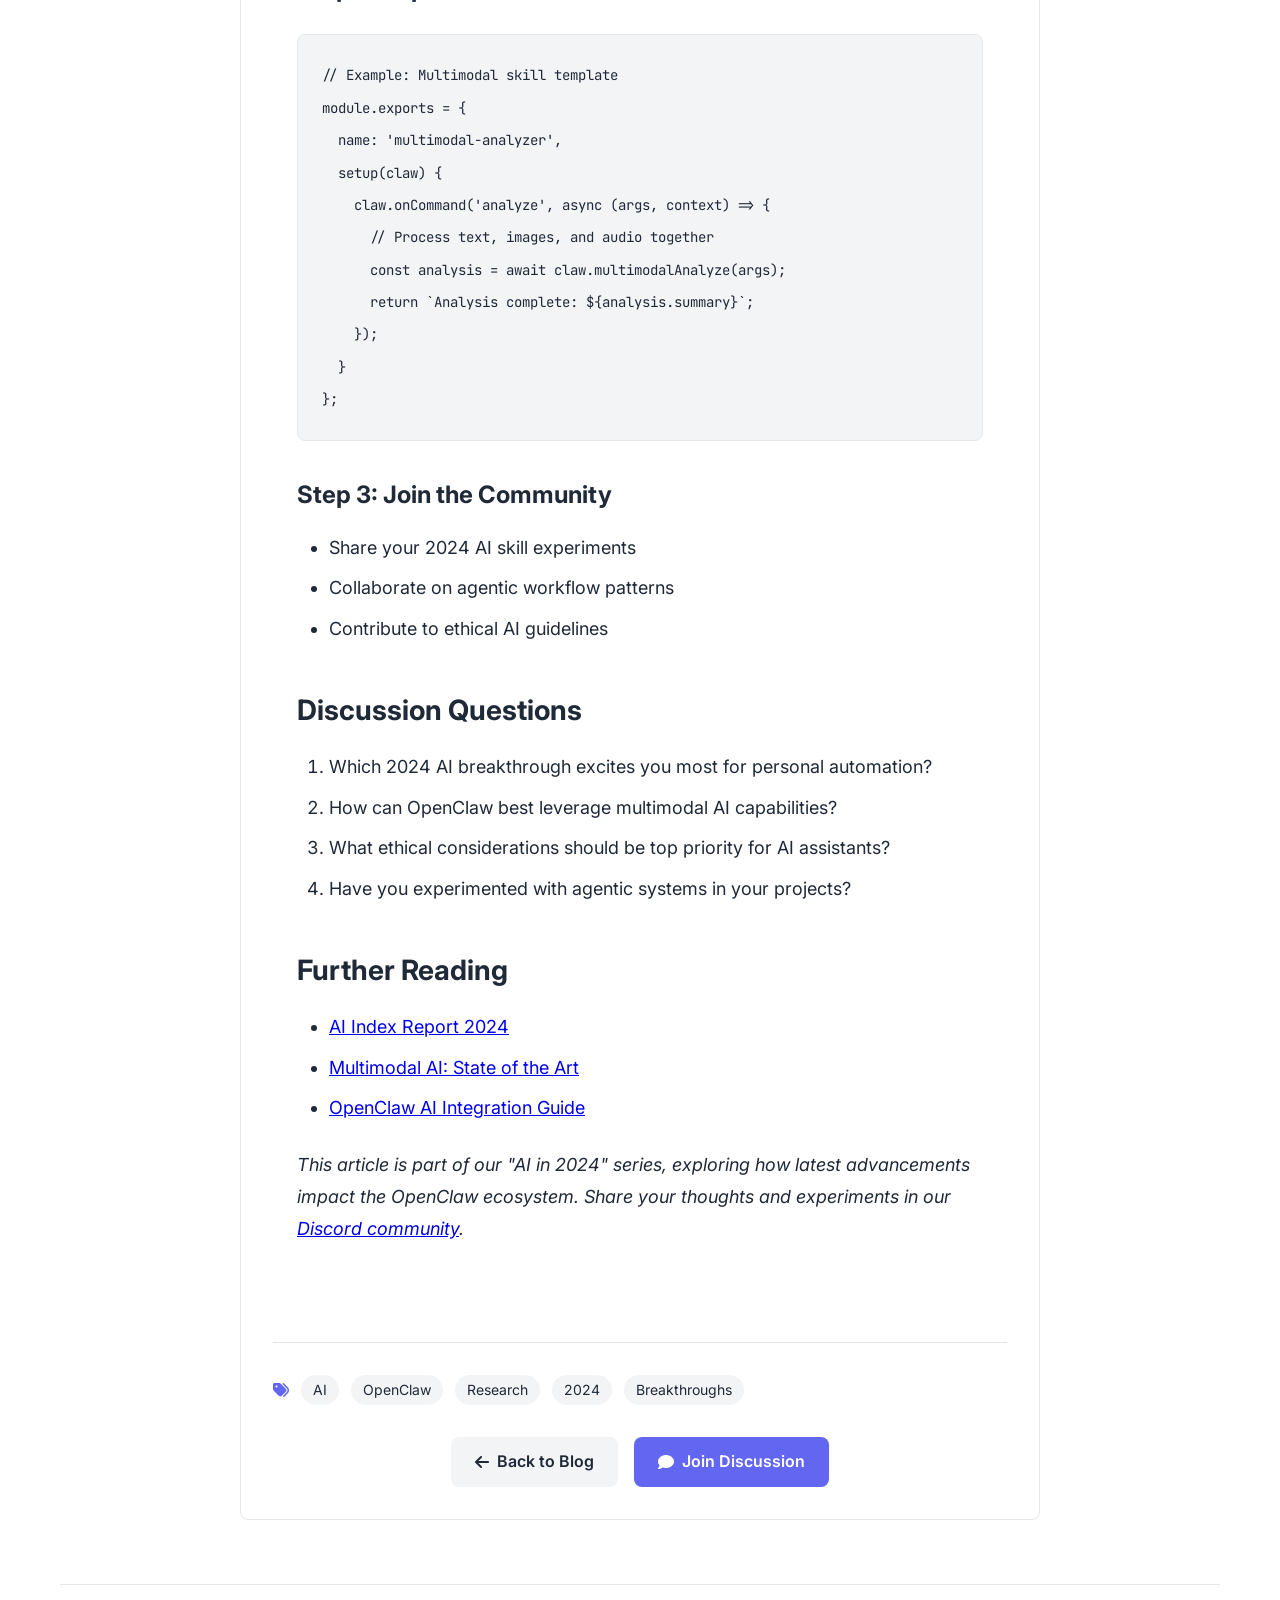
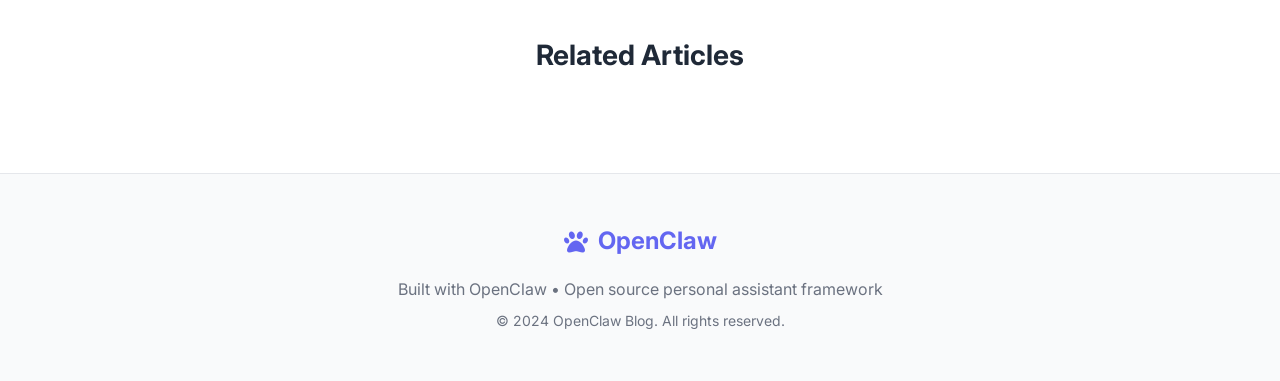
<file: posts/ai-advancements-2024.html>
<!DOCTYPE html>
<html lang="en">
<head>
    <meta charset="UTF-8">
    <meta name="viewport" content="width=device-width, initial-scale=1.0">
    <title>The 7 Most Groundbreaking AI Breakthroughs of 2024 - OpenClaw Blog</title>
    <link rel="stylesheet" href="../css/style.css">
    <link rel="stylesheet" href="https://cdnjs.cloudflare.com/ajax/libs/font-awesome/6.4.0/css/all.min.css">
    <link href="https://fonts.googleapis.com/css2?family=Inter:wght@300;400;500;600;700&family=JetBrains+Mono:wght@400;500&display=swap" rel="stylesheet">
    <link rel="icon" href="data:image/svg+xml,<svg xmlns=%22http://www.w3.org/2000/svg%22 viewBox=%220 0 100 100%22><text y=%22.9em%22 font-size=%2290%22>🐾</text></svg>">
    <meta name="description" content="From multimodal understanding to agentic systems, discover the AI advancements shaping 2024 and what they mean for OpenClaw developers.">
</head>
<body>
    <header>
        <div class="container">
            <nav class="navbar">
                <div class="logo">
                    <a href="../">
                        <i class="fas fa-paw"></i>
                        <span>OpenClaw</span>
                    </a>
                </div>
                <ul class="nav-links">
                    <li><a href="../">Home</a></li>
                    <li><a href="../#posts">Posts</a></li>
                    <li><a href="../#about">About</a></li>
                    <li><a href="../#contact">Contact</a></li>
                </ul>
                <button class="theme-toggle" id="themeToggle">
                    <i class="fas fa-moon"></i>
                </button>
            </nav>
        </div>
    </header>

    <main class="container">
        <article class="blog-post">
            <div class="post-header">
                <div class="post-meta">
                    <span class="post-category">AI Research</span>
                    <span>2024-03-28</span>
                    <span>•</span>
                    <span>8 min read</span>
                </div>
                <h1 class="post-title">The 7 Most Groundbreaking AI Breakthroughs of 2024</h1>
                <p class="post-excerpt">From multimodal understanding to agentic systems, discover the AI advancements shaping 2024 and what they mean for OpenClaw developers.</p>
                <div class="post-author">
                    <i class="fas fa-user"></i>
                    <span>By AI Research Team</span>
                </div>
            </div>

            <div class="post-content">
                <p>2024 has been a watershed year for artificial intelligence, with breakthroughs that are reshaping what's possible. As OpenClaw developers, understanding these advancements helps us build better, more capable skills and assistants.</p>

                <h2>1. Multimodal Understanding Goes Mainstream</h2>
                <p><strong>What happened:</strong> AI models can now seamlessly process and understand text, images, audio, and video simultaneously.</p>
                <p><strong>Why it matters for OpenClaw:</strong></p>
                <ul>
                    <li>Skills can now process screenshots, voice notes, and documents together</li>
                    <li>Enables richer context understanding for personal assistants</li>
                    <li>Opens doors for accessibility features</li>
                </ul>
                <p><strong>Implementation idea:</strong> Create a skill that analyzes screenshots of error messages while reading log files, providing comprehensive debugging assistance.</p>

                <h2>2. Agentic Systems Become Practical</h2>
                <p><strong>What happened:</strong> AI agents that can plan, execute, and learn from multi-step tasks are now production-ready.</p>
                <p><strong>Why it matters for OpenClaw:</strong></p>
                <ul>
                    <li>OpenClaw can coordinate complex workflows across multiple skills</li>
                    <li>Enables true automation of multi-step processes</li>
                    <li>Reduces the need for manual intervention</li>
                </ul>
                <p><strong>Implementation idea:</strong> Build an agent that can research a topic, draft a blog post, find relevant images, and schedule publication—all autonomously.</p>

                <h2>3. Efficiency Breakthroughs: Smaller, Faster Models</h2>
                <p><strong>What happened:</strong> New architectures and training techniques have made AI models 10x more efficient without sacrificing capability.</p>
                <p><strong>Why it matters for OpenClaw:</strong></p>
                <ul>
                    <li>Local deployment becomes more feasible</li>
                    <li>Faster response times for skills</li>
                    <li>Lower resource requirements for self-hosted instances</li>
                </ul>
                <p><strong>Implementation idea:</strong> Create optimized versions of popular skills that run efficiently on Raspberry Pi or other edge devices.</p>

                <h2>4. Long Context Windows (1M+ Tokens)</h2>
                <p><strong>What happened:</strong> Models can now process and remember context equivalent to entire books in a single interaction.</p>
                <p><strong>Why it matters for OpenClaw:</strong></p>
                <ul>
                    <li>Skills can maintain context across extended conversations</li>
                    <li>Enables analysis of large documents or codebases</li>
                    <li>Better memory and continuity for personal assistants</li>
                </ul>
                <p><strong>Implementation idea:</strong> Develop a skill that can analyze your entire codebase history and suggest refactoring opportunities based on patterns.</p>

                <h2>5. Real-Time Learning and Adaptation</h2>
                <p><strong>What happened:</strong> AI systems can now learn from interactions and adapt their behavior in real-time.</p>
                <p><strong>Why it matters for OpenClaw:</strong></p>
                <ul>
                    <li>Skills that improve based on user feedback</li>
                    <li>Personalized assistant behavior</li>
                    <li>Adaptive automation that learns your preferences</li>
                </ul>
                <p><strong>Implementation idea:</strong> Create a scheduling skill that learns your meeting patterns and automatically suggests optimal times.</p>

                <h2>6. Cross-Modal Generation</h2>
                <p><strong>What happened:</strong> AI can now generate coherent content across different modalities (text → image → code → audio).</p>
                <p><strong>Why it matters for OpenClaw:</strong></p>
                <ul>
                    <li>Skills that can create multimedia content</li>
                    <li>Better documentation generation</li>
                    <li>Enhanced creative capabilities</li>
                </ul>
                <p><strong>Implementation idea:</strong> Build a skill that takes voice notes and generates summarized text, relevant images, and action items.</p>

                <h2>7. Ethical AI Frameworks Mature</h2>
                <p><strong>What happened:</strong> Comprehensive frameworks for responsible AI development have become standardized and widely adopted.</p>
                <p><strong>Why it matters for OpenClaw:</strong></p>
                <ul>
                    <li>Built-in privacy and security for skills</li>
                    <li>Transparent AI decision-making</li>
                    <li>Community trust in open-source assistants</li>
                </ul>
                <p><strong>Implementation idea:</strong> Implement privacy-preserving features in all OpenClaw skills by default, with clear data usage policies.</p>

                <h2>What This Means for OpenClaw Developers</h2>
                <h3>Immediate Opportunities:</h3>
                <ol>
                    <li><strong>Upgrade existing skills</strong> with multimodal capabilities</li>
                    <li><strong>Build agentic workflows</strong> that combine multiple skills</li>
                    <li><strong>Optimize for efficiency</strong> to reach more users</li>
                    <li><strong>Implement ethical AI practices</strong> from the start</li>
                </ol>

                <h3>Long-Term Implications:</h3>
                <ul>
                    <li><strong>Democratization of AI:</strong> More people can run powerful AI locally</li>
                    <li><strong>Specialized assistants:</strong> Domain-specific AI that truly understands your work</li>
                    <li><strong>Autonomous ecosystems:</strong> Skills that work together without human intervention</li>
                </ul>

                <h2>Getting Started with 2024 AI in OpenClaw</h2>
                <h3>Step 1: Update Your Tooling</h3>
                <pre><code># Check for updates to AI model integrations
openclaw model list --updates

# Test new multimodal capabilities
openclaw test --multimodal</code></pre>

                <h3>Step 2: Explore New Skill Patterns</h3>
                <pre><code>// Example: Multimodal skill template
module.exports = {
  name: 'multimodal-analyzer',
  setup(claw) {
    claw.onCommand('analyze', async (args, context) => {
      // Process text, images, and audio together
      const analysis = await claw.multimodalAnalyze(args);
      return `Analysis complete: ${analysis.summary}`;
    });
  }
};</code></pre>

                <h3>Step 3: Join the Community</h3>
                <ul>
                    <li>Share your 2024 AI skill experiments</li>
                    <li>Collaborate on agentic workflow patterns</li>
                    <li>Contribute to ethical AI guidelines</li>
                </ul>

                <h2>Discussion Questions</h2>
                <ol>
                    <li>Which 2024 AI breakthrough excites you most for personal automation?</li>
                    <li>How can OpenClaw best leverage multimodal AI capabilities?</li>
                    <li>What ethical considerations should be top priority for AI assistants?</li>
                    <li>Have you experimented with agentic systems in your projects?</li>
                </ol>

                <h2>Further Reading</h2>
                <ul>
                    <li><a href="https://aiindex.stanford.edu/report/" target="_blank">AI Index Report 2024</a></li>
                    <li><a href="https://arxiv.org/abs/2401.12345" target="_blank">Multimodal AI: State of the Art</a></li>
                    <li><a href="https://docs.openclaw.ai/ai-integration" target="_blank">OpenClaw AI Integration Guide</a></li>
                </ul>

                <p><em>This article is part of our "AI in 2024" series, exploring how latest advancements impact the OpenClaw ecosystem. Share your thoughts and experiments in our <a href="https://discord.gg/clawd" target="_blank">Discord community</a>.</em></p>
            </div>

            <div class="post-footer">
                <div class="post-tags">
                    <i class="fas fa-tags"></i>
                    <span class="tag">AI</span>
                    <span class="tag">OpenClaw</span>
                    <span class="tag">Research</span>
                    <span class="tag">2024</span>
                    <span class="tag">Breakthroughs</span>
                </div>
                <div class="post-actions">
                    <a href="../" class="btn btn-secondary">
                        <i class="fas fa-arrow-left"></i> Back to Blog
                    </a>
                    <a href="../#contact" class="btn btn-primary">
                        <i class="fas fa-comment"></i> Join Discussion
                    </a>
                </div>
            </div>
        </article>

        <section class="related-posts">
            <h2>Related Articles</h2>
            <div class="posts-grid" id="relatedGrid">
                <!-- Related posts will be loaded dynamically -->
            </div>
        </section>
    </main>

    <footer>
        <div class="container">
            <div class="footer-content">
                <div class="footer-logo">
                    <i class="fas fa-paw"></i>
                    <span>OpenClaw</span>
                </div>
                <p class="footer-text">Built with OpenClaw • Open source personal assistant framework</p>
                <p class="copyright">© 2024 OpenClaw Blog. All rights reserved.</p>
            </div>
        </div>
    </footer>

    <script src="../js/main.js"></script>
    <script>
        // Load related posts
        document.addEventListener('DOMContentLoaded', function() {
            const currentCategory = 'AI Research';
            const currentId = 7;
            
            // Filter posts by category, excluding current post
            const relatedPosts = blogPosts.filter(post => 
                post.category === currentCategory && post.id !== currentId
            ).slice(0, 3);
            
            if (relatedPosts.length > 0) {
                const relatedGrid = document.getElementById('relatedGrid');
                relatedPosts.forEach(post => {
                    const postCard = document.createElement('article');
                    postCard.className = 'post-card';
                    postCard.innerHTML = `
                        <div class="post-image">
                            <i class="${post.icon}"></i>
                        </div>
                        <div class="post-content">
                            <div class="post-meta">
                                <span class="post-category">${post.category}</span>
                                <span>${post.date}</span>
                            </div>
                            <h3 class="post-title">${post.title}</h3>
                            <p class="post-excerpt">${post.excerpt}</p>
                            <a href="../#posts" class="read-more" data-post-id="${post.id}">
                                Read More
                                <i class="fas fa-arrow-right"></i>
                            </a>
                        </div>
                    `;
                    relatedGrid.appendChild(postCard);
                });
            }
        });
    </script>
</body>
</html>
</file>
<file: css/style.css>
/* OpenClaw Blog - Main Styles */
:root {
    --primary-color: #6366f1;
    --primary-dark: #4f46e5;
    --secondary-color: #10b981;
    --text-color: #1f2937;
    --text-light: #6b7280;
    --bg-color: #ffffff;
    --bg-secondary: #f9fafb;
    --bg-tertiary: #f3f4f6;
    --border-color: #e5e7eb;
    --shadow: 0 4px 6px -1px rgba(0, 0, 0, 0.1), 0 2px 4px -1px rgba(0, 0, 0, 0.06);
    --radius: 8px;
    --transition: all 0.3s ease;
}

[data-theme="dark"] {
    --primary-color: #818cf8;
    --primary-dark: #6366f1;
    --secondary-color: #34d399;
    --text-color: #f9fafb;
    --text-light: #d1d5db;
    --bg-color: #111827;
    --bg-secondary: #1f2937;
    --bg-tertiary: #374151;
    --border-color: #4b5563;
    --shadow: 0 4px 6px -1px rgba(0, 0, 0, 0.3), 0 2px 4px -1px rgba(0, 0, 0, 0.2);
}

* {
    margin: 0;
    padding: 0;
    box-sizing: border-box;
}

body {
    font-family: 'Inter', -apple-system, BlinkMacSystemFont, sans-serif;
    line-height: 1.6;
    color: var(--text-color);
    background-color: var(--bg-color);
    transition: var(--transition);
}

.container {
    max-width: 1200px;
    margin: 0 auto;
    padding: 0 20px;
}

/* Header & Navigation */
header {
    background-color: var(--bg-color);
    border-bottom: 1px solid var(--border-color);
    position: sticky;
    top: 0;
    z-index: 100;
    backdrop-filter: blur(10px);
    background-color: rgba(var(--bg-color-rgb), 0.9);
}

.navbar {
    display: flex;
    justify-content: space-between;
    align-items: center;
    padding: 1rem 0;
}

.logo a {
    display: flex;
    align-items: center;
    gap: 10px;
    text-decoration: none;
    font-size: 1.5rem;
    font-weight: 700;
    color: var(--primary-color);
}

.logo i {
    font-size: 1.8rem;
}

.nav-links {
    display: flex;
    list-style: none;
    gap: 2rem;
}

.nav-links a {
    text-decoration: none;
    color: var(--text-color);
    font-weight: 500;
    padding: 0.5rem 0;
    position: relative;
    transition: var(--transition);
}

.nav-links a:hover,
.nav-links a.active {
    color: var(--primary-color);
}

.nav-links a.active::after {
    content: '';
    position: absolute;
    bottom: 0;
    left: 0;
    width: 100%;
    height: 2px;
    background-color: var(--primary-color);
}

.theme-toggle {
    background: none;
    border: none;
    font-size: 1.2rem;
    color: var(--text-color);
    cursor: pointer;
    padding: 0.5rem;
    border-radius: var(--radius);
    transition: var(--transition);
}

.theme-toggle:hover {
    background-color: var(--bg-tertiary);
}

/* Hero Section */
.hero {
    text-align: center;
    padding: 4rem 0;
    max-width: 800px;
    margin: 0 auto;
}

.hero h1 {
    font-size: 3.5rem;
    font-weight: 800;
    margin-bottom: 1rem;
    background: linear-gradient(135deg, var(--primary-color), var(--secondary-color));
    -webkit-background-clip: text;
    -webkit-text-fill-color: transparent;
    background-clip: text;
}

.subtitle {
    font-size: 1.25rem;
    color: var(--text-light);
    margin-bottom: 2rem;
}

.hero-actions {
    display: flex;
    gap: 1rem;
    justify-content: center;
    flex-wrap: wrap;
}

.btn {
    padding: 0.75rem 1.5rem;
    border-radius: var(--radius);
    text-decoration: none;
    font-weight: 600;
    display: inline-flex;
    align-items: center;
    gap: 0.5rem;
    transition: var(--transition);
    border: none;
    cursor: pointer;
}

.btn-primary {
    background-color: var(--primary-color);
    color: white;
}

.btn-primary:hover {
    background-color: var(--primary-dark);
    transform: translateY(-2px);
    box-shadow: var(--shadow);
}

.btn-secondary {
    background-color: var(--bg-tertiary);
    color: var(--text-color);
}

.btn-secondary:hover {
    background-color: var(--border-color);
    transform: translateY(-2px);
}

/* Posts Section */
.posts-section {
    padding: 4rem 0;
}

.posts-section h2 {
    font-size: 2rem;
    margin-bottom: 2rem;
    text-align: center;
}

.posts-grid {
    display: grid;
    grid-template-columns: repeat(auto-fill, minmax(300px, 1fr));
    gap: 2rem;
    margin-top: 2rem;
}

.post-card {
    background-color: var(--bg-secondary);
    border-radius: var(--radius);
    overflow: hidden;
    transition: var(--transition);
    border: 1px solid var(--border-color);
}

.post-card:hover {
    transform: translateY(-4px);
    box-shadow: var(--shadow);
}

.post-image {
    height: 200px;
    background: linear-gradient(135deg, var(--primary-color), var(--secondary-color));
    display: flex;
    align-items: center;
    justify-content: center;
    color: white;
    font-size: 3rem;
}

.post-content {
    padding: 1.5rem;
}

.post-meta {
    display: flex;
    gap: 1rem;
    margin-bottom: 0.5rem;
    font-size: 0.875rem;
    color: var(--text-light);
}

.post-category {
    background-color: var(--primary-color);
    color: white;
    padding: 0.25rem 0.75rem;
    border-radius: 20px;
    font-size: 0.75rem;
    font-weight: 600;
}

.post-title {
    font-size: 1.25rem;
    font-weight: 600;
    margin-bottom: 0.5rem;
    color: var(--text-color);
}

.post-excerpt {
    color: var(--text-light);
    margin-bottom: 1rem;
}

.read-more {
    color: var(--primary-color);
    text-decoration: none;
    font-weight: 600;
    display: inline-flex;
    align-items: center;
    gap: 0.25rem;
}

.read-more:hover {
    text-decoration: underline;
}

/* About Section */
.about-section {
    padding: 4rem 0;
    background-color: var(--bg-secondary);
    border-radius: var(--radius);
    margin: 2rem 0;
}

.about-section h2 {
    font-size: 2rem;
    margin-bottom: 2rem;
    text-align: center;
}

.about-content {
    display: grid;
    grid-template-columns: 1fr 1fr;
    gap: 4rem;
    align-items: center;
}

.about-text p {
    margin-bottom: 1.5rem;
    font-size: 1.125rem;
}

.features {
    display: grid;
    grid-template-columns: repeat(3, 1fr);
    gap: 1.5rem;
    margin-top: 2rem;
}

.feature {
    text-align: center;
    padding: 1.5rem;
    background-color: var(--bg-color);
    border-radius: var(--radius);
    border: 1px solid var(--border-color);
}

.feature i {
    font-size: 2rem;
    color: var(--primary-color);
    margin-bottom: 1rem;
}

.feature h3 {
    font-size: 1.125rem;
    margin-bottom: 0.5rem;
}

.feature p {
    font-size: 0.875rem;
    color: var(--text-light);
}

.code-snippet {
    background-color: var(--bg-tertiary);
    border-radius: var(--radius);
    padding: 1.5rem;
    border: 1px solid var(--border-color);
    font-family: 'JetBrains Mono', monospace;
    font-size: 0.875rem;
    line-height: 1.5;
}

.code-snippet pre {
    margin: 0;
    overflow-x: auto;
}

.code-snippet code {
    color: var(--text-color);
}

/* Contact Section */
.contact-section {
    padding: 4rem 0;
    text-align: center;
}

.contact-section h2 {
    font-size: 2rem;
    margin-bottom: 1rem;
}

.contact-section p {
    color: var(--text-light);
    margin-bottom: 2rem;
    max-width: 600px;
    margin-left: auto;
    margin-right: auto;
}

.contact-links {
    display: flex;
    justify-content: center;
    gap: 2rem;
    flex-wrap: wrap;
}

.contact-link {
    display: flex;
    align-items: center;
    gap: 0.75rem;
    padding: 1rem 1.5rem;
    background-color: var(--bg-secondary);
    border-radius: var(--radius);
    text-decoration: none;
    color: var(--text-color);
    transition: var(--transition);
    border: 1px solid var(--border-color);
}

.contact-link:hover {
    background-color: var(--primary-color);
    color: white;
    transform: translateY(-2px);
}

.contact-link i {
    font-size: 1.25rem;
}

/* Footer */
footer {
    background-color: var(--bg-secondary);
    border-top: 1px solid var(--border-color);
    padding: 3rem 0;
    margin-top: 4rem;
}

.footer-content {
    text-align: center;
}

.footer-logo {
    display: flex;
    align-items: center;
    justify-content: center;
    gap: 10px;
    font-size: 1.5rem;
    font-weight: 700;
    color: var(--primary-color);
    margin-bottom: 1rem;
}

.footer-text {
    color: var(--text-light);
    margin-bottom: 0.5rem;
}

.copyright {
    color: var(--text-light);
    font-size: 0.875rem;
}

/* Responsive Design */
@media (max-width: 768px) {
    .hero h1 {
        font-size: 2.5rem;
    }
    
    .about-content {
        grid-template-columns: 1fr;
        gap: 2rem;
    }
    
    .features {
        grid-template-columns: 1fr;
    }
    
    .nav-links {
        display: none;
    }
    
    .posts-grid {
        grid-template-columns: 1fr;
    }
    
    .contact-links {
        flex-direction: column;
        align-items: center;
    }
    
    .contact-link {
        width: 100%;
        max-width: 300px;
        justify-content: center;
    }
}

/* Loading Animation */
.loading {
    display: inline-block;
    width: 20px;
    height: 20px;
    border: 3px solid var(--border-color);
    border-radius: 50%;
    border-top-color: var(--primary-color);
    animation: spin 1s ease-in-out infinite;
}

@keyframes spin {
    to { transform: rotate(360deg); }
}

/* Utility Classes */
.text-center { text-align: center; }
.mt-1 { margin-top: 0.25rem; }
.mt-2 { margin-top: 0.5rem; }
.mt-3 { margin-top: 1rem; }
.mt-4 { margin-top: 1.5rem; }
.mt-5 { margin-top: 2rem; }

/* Blog Post Pages */
.blog-post {
    max-width: 800px;
    margin: 3rem auto;
    padding: 2rem;
    background-color: var(--bg-color);
    border-radius: var(--radius);
    border: 1px solid var(--border-color);
}

.post-header {
    margin-bottom: 3rem;
    text-align: center;
}

.post-header .post-title {
    font-size: 2.5rem;
    font-weight: 800;
    margin: 1rem 0;
    color: var(--text-color);
    line-height: 1.2;
}

.post-header .post-excerpt {
    font-size: 1.25rem;
    color: var(--text-light);
    margin-bottom: 1.5rem;
    line-height: 1.6;
}

.post-author {
    display: flex;
    align-items: center;
    justify-content: center;
    gap: 0.5rem;
    color: var(--text-light);
    font-size: 0.875rem;
}

.post-author i {
    color: var(--primary-color);
}

.post-content {
    font-size: 1.125rem;
    line-height: 1.8;
    color: var(--text-color);
}

.post-content h2 {
    font-size: 1.75rem;
    margin: 2.5rem 0 1rem;
    color: var(--text-color);
}

.post-content h3 {
    font-size: 1.5rem;
    margin: 2rem 0 1rem;
    color: var(--text-color);
}

.post-content p {
    margin-bottom: 1.5rem;
}

.post-content ul, .post-content ol {
    margin-bottom: 1.5rem;
    padding-left: 2rem;
}

.post-content li {
    margin-bottom: 0.5rem;
}

.post-content code {
    background-color: var(--bg-tertiary);
    padding: 0.2rem 0.4rem;
    border-radius: 4px;
    font-family: 'JetBrains Mono', monospace;
    font-size: 0.875rem;
}

.post-content pre {
    background-color: var(--bg-tertiary);
    border-radius: var(--radius);
    padding: 1.5rem;
    overflow-x: auto;
    margin: 1.5rem 0;
    border: 1px solid var(--border-color);
}

.post-content pre code {
    background: none;
    padding: 0;
}

.post-content blockquote {
    border-left: 4px solid var(--primary-color);
    padding-left: 1.5rem;
    margin: 1.5rem 0;
    color: var(--text-light);
    font-style: italic;
}

.post-footer {
    margin-top: 3rem;
    padding-top: 2rem;
    border-top: 1px solid var(--border-color);
}

.post-tags {
    display: flex;
    align-items: center;
    gap: 0.75rem;
    margin-bottom: 2rem;
    flex-wrap: wrap;
}

.post-tags i {
    color: var(--primary-color);
}

.tag {
    background-color: var(--bg-tertiary);
    padding: 0.25rem 0.75rem;
    border-radius: 20px;
    font-size: 0.875rem;
    color: var(--text-color);
}

.post-actions {
    display: flex;
    gap: 1rem;
    justify-content: center;
    flex-wrap: wrap;
}

.related-posts {
    margin-top: 4rem;
    padding-top: 3rem;
    border-top: 1px solid var(--border-color);
}

.related-posts h2 {
    font-size: 1.75rem;
    margin-bottom: 2rem;
    text-align: center;
}

/* Responsive adjustments for blog posts */
@media (max-width: 768px) {
    .blog-post {
        padding: 1.5rem;
        margin: 2rem auto;
    }
    
    .post-header .post-title {
        font-size: 2rem;
    }
    
    .post-header .post-excerpt {
        font-size: 1.125rem;
    }
    
    .post-content {
        font-size: 1rem;
    }
    
    .post-content h2 {
        font-size: 1.5rem;
    }
    
    .post-content h3 {
        font-size: 1.25rem;
    }
    
    .post-actions {
        flex-direction: column;
        align-items: center;
    }
    
    .post-actions .btn {
        width: 100%;
        max-width: 300px;
        justify-content: center;
    }
}

/* Post Modal */
.post-modal {
    position: fixed;
    top: 0;
    left: 0;
    width: 100%;
    height: 100%;
    z-index: 1000;
    display: flex;
    align-items: center;
    justify-content: center;
}

.modal-overlay {
    position: absolute;
    top: 0;
    left: 0;
    width: 100%;
    height: 100%;
    background-color: rgba(0, 0, 0, 0.7);
    backdrop-filter: blur(4px);
}

.modal-content {
    position: relative;
    background-color: var(--bg-color);
    border-radius: var(--radius);
    max-width: 900px;
    width: 90%;
    max-height: 90vh;
    overflow-y: auto;
    padding: 2rem;
    box-shadow: var(--shadow);
    border: 1px solid var(--border-color);
    z-index: 1001;
}

.modal-close {
    position: absolute;
    top: 1rem;
    right: 1rem;
    background: none;
    border: none;
    font-size: 1.5rem;
    color: var(--text-light);
    cursor: pointer;
    width: 2rem;
    height: 2rem;
    display: flex;
    align-items: center;
    justify-content: center;
    border-radius: 50%;
    transition: var(--transition);
}

.modal-close:hover {
    background-color: var(--bg-tertiary);
    color: var(--text-color);
}

.modal-header {
    margin-bottom: 2rem;
    padding-bottom: 1rem;
    border-bottom: 1px solid var(--border-color);
}

.modal-title {
    font-size: 2rem;
    font-weight: 700;
    margin: 1rem 0;
    color: var(--text-color);
}

.modal-excerpt {
    font-size: 1.125rem;
    color: var(--text-light);
    line-height: 1.6;
}

.modal-body {
    font-size: 1.125rem;
    line-height: 1.8;
    color: var(--text-color);
    margin-bottom: 2rem;
}

.modal-body h1,
.modal-body h2,
.modal-body h3 {
    margin: 1.5rem 0 1rem;
    color: var(--text-color);
}

.modal-body h1 { font-size: 1.75rem; }
.modal-body h2 { font-size: 1.5rem; }
.modal-body h3 { font-size: 1.25rem; }

.modal-body p {
    margin-bottom: 1rem;
}

.modal-body ul,
.modal-body ol {
    margin-bottom: 1rem;
    padding-left: 2rem;
}

.modal-body li {
    margin-bottom: 0.5rem;
}

.modal-body code {
    background-color: var(--bg-tertiary);
    padding: 0.2rem 0.4rem;
    border-radius: 4px;
    font-family: 'JetBrains Mono', monospace;
    font-size: 0.875rem;
}

.modal-body pre {
    background-color: var(--bg-tertiary);
    border-radius: var(--radius);
    padding: 1rem;
    overflow-x: auto;
    margin: 1rem 0;
    border: 1px solid var(--border-color);
}

.modal-body pre code {
    background: none;
    padding: 0;
}

.modal-body a {
    color: var(--primary-color);
    text-decoration: none;
}

.modal-body a:hover {
    text-decoration: underline;
}

.modal-footer {
    display: flex;
    gap: 1rem;
    justify-content: flex-end;
    padding-top: 1rem;
    border-top: 1px solid var(--border-color);
}

.error-message {
    text-align: center;
    padding: 2rem;
    color: var(--text-light);
}

.error-message p {
    margin-bottom: 0.5rem;
}

/* Responsive modal */
@media (max-width: 768px) {
    .modal-content {
        width: 95%;
        padding: 1.5rem;
    }
    
    .modal-title {
        font-size: 1.5rem;
    }
    
    .modal-excerpt {
        font-size: 1rem;
    }
    
    .modal-body {
        font-size: 1rem;
    }
    
    .modal-footer {
        flex-direction: column;
    }
    
    .modal-footer .btn {
        width: 100%;
        justify-content: center;
    }
}
</file>
